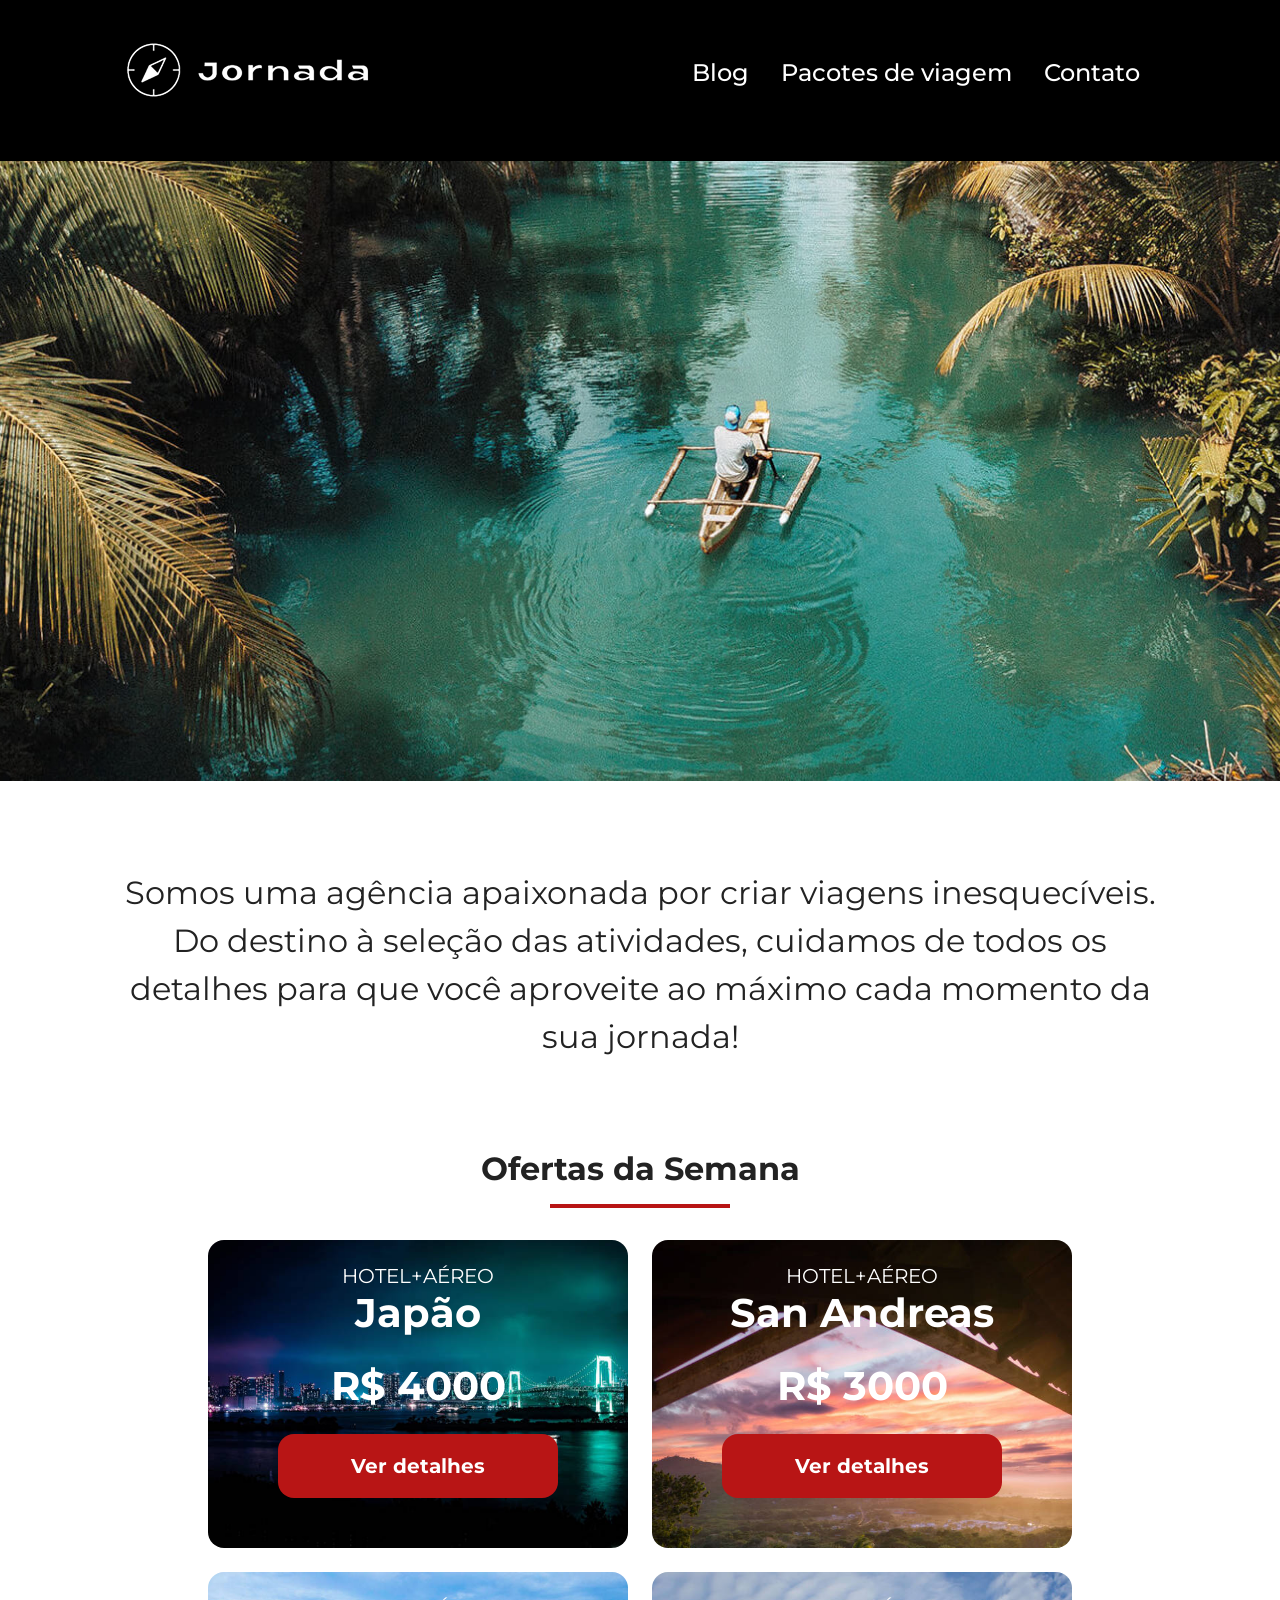
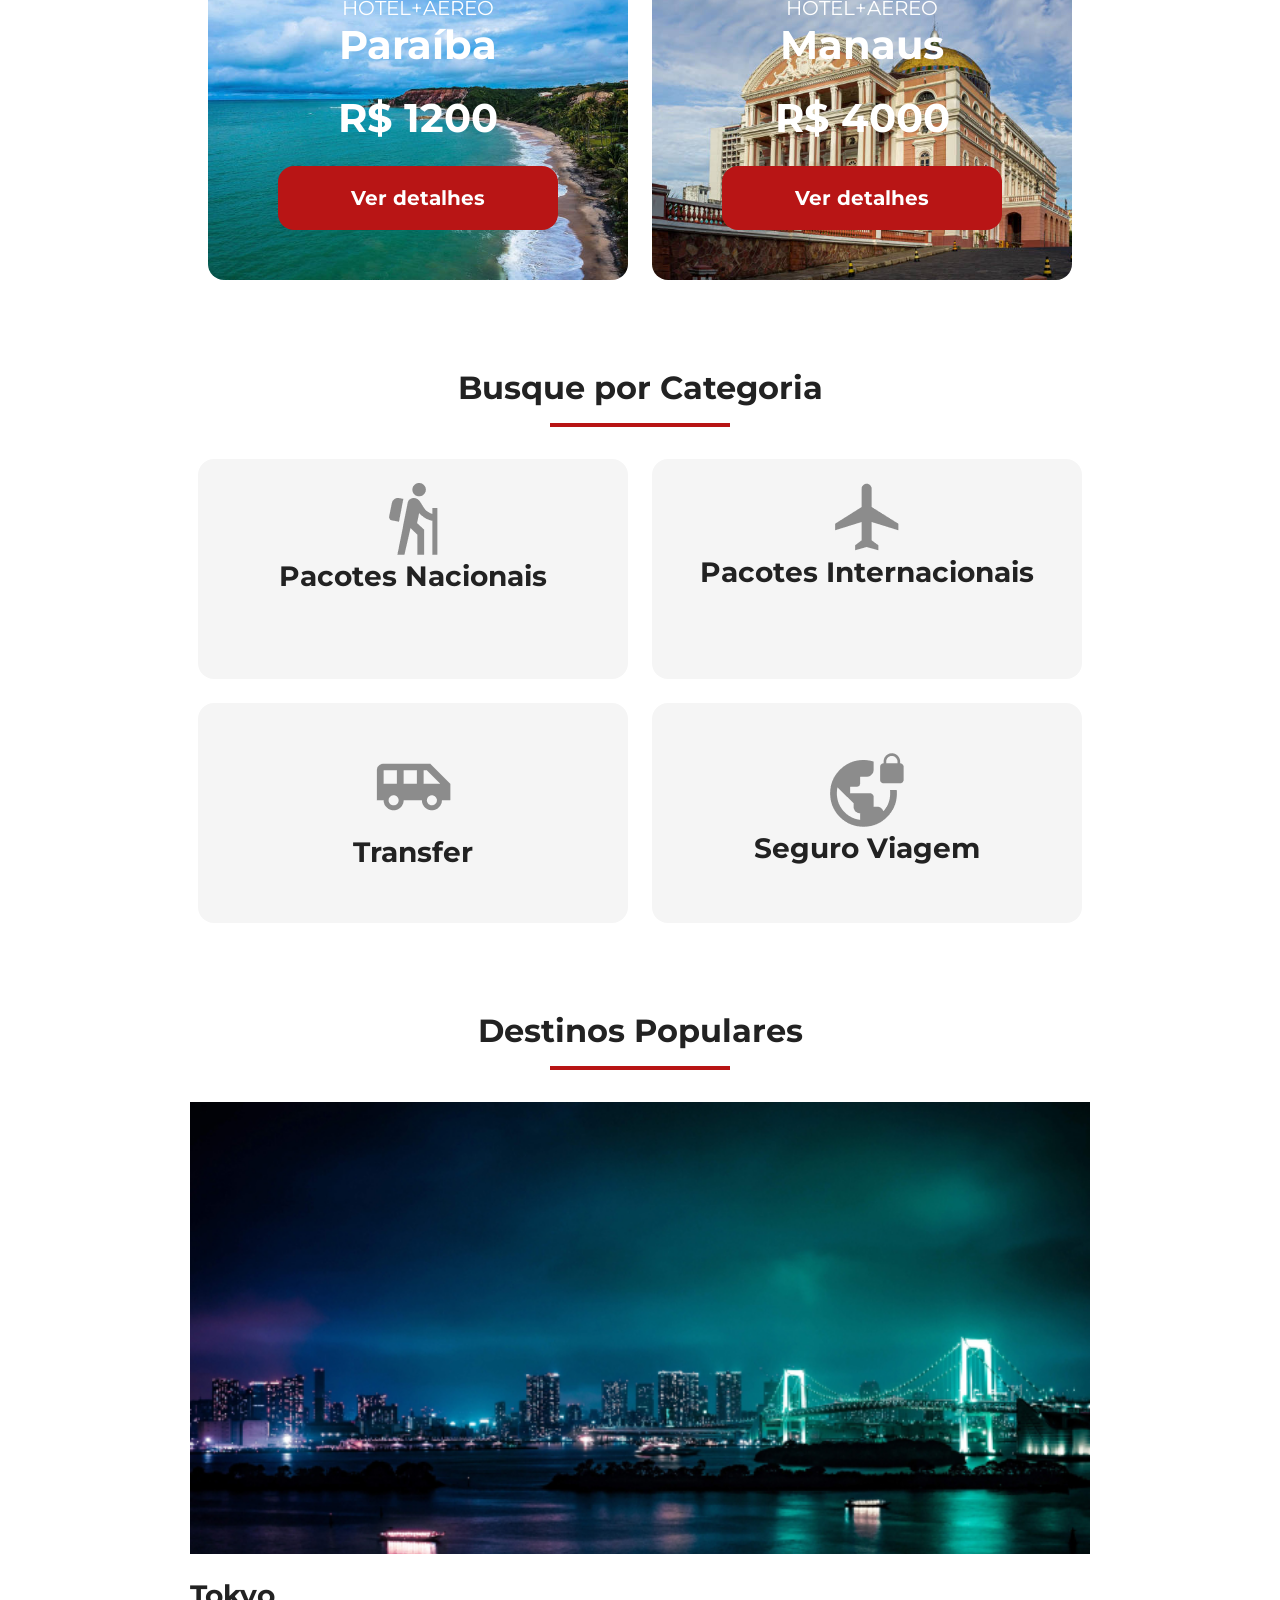
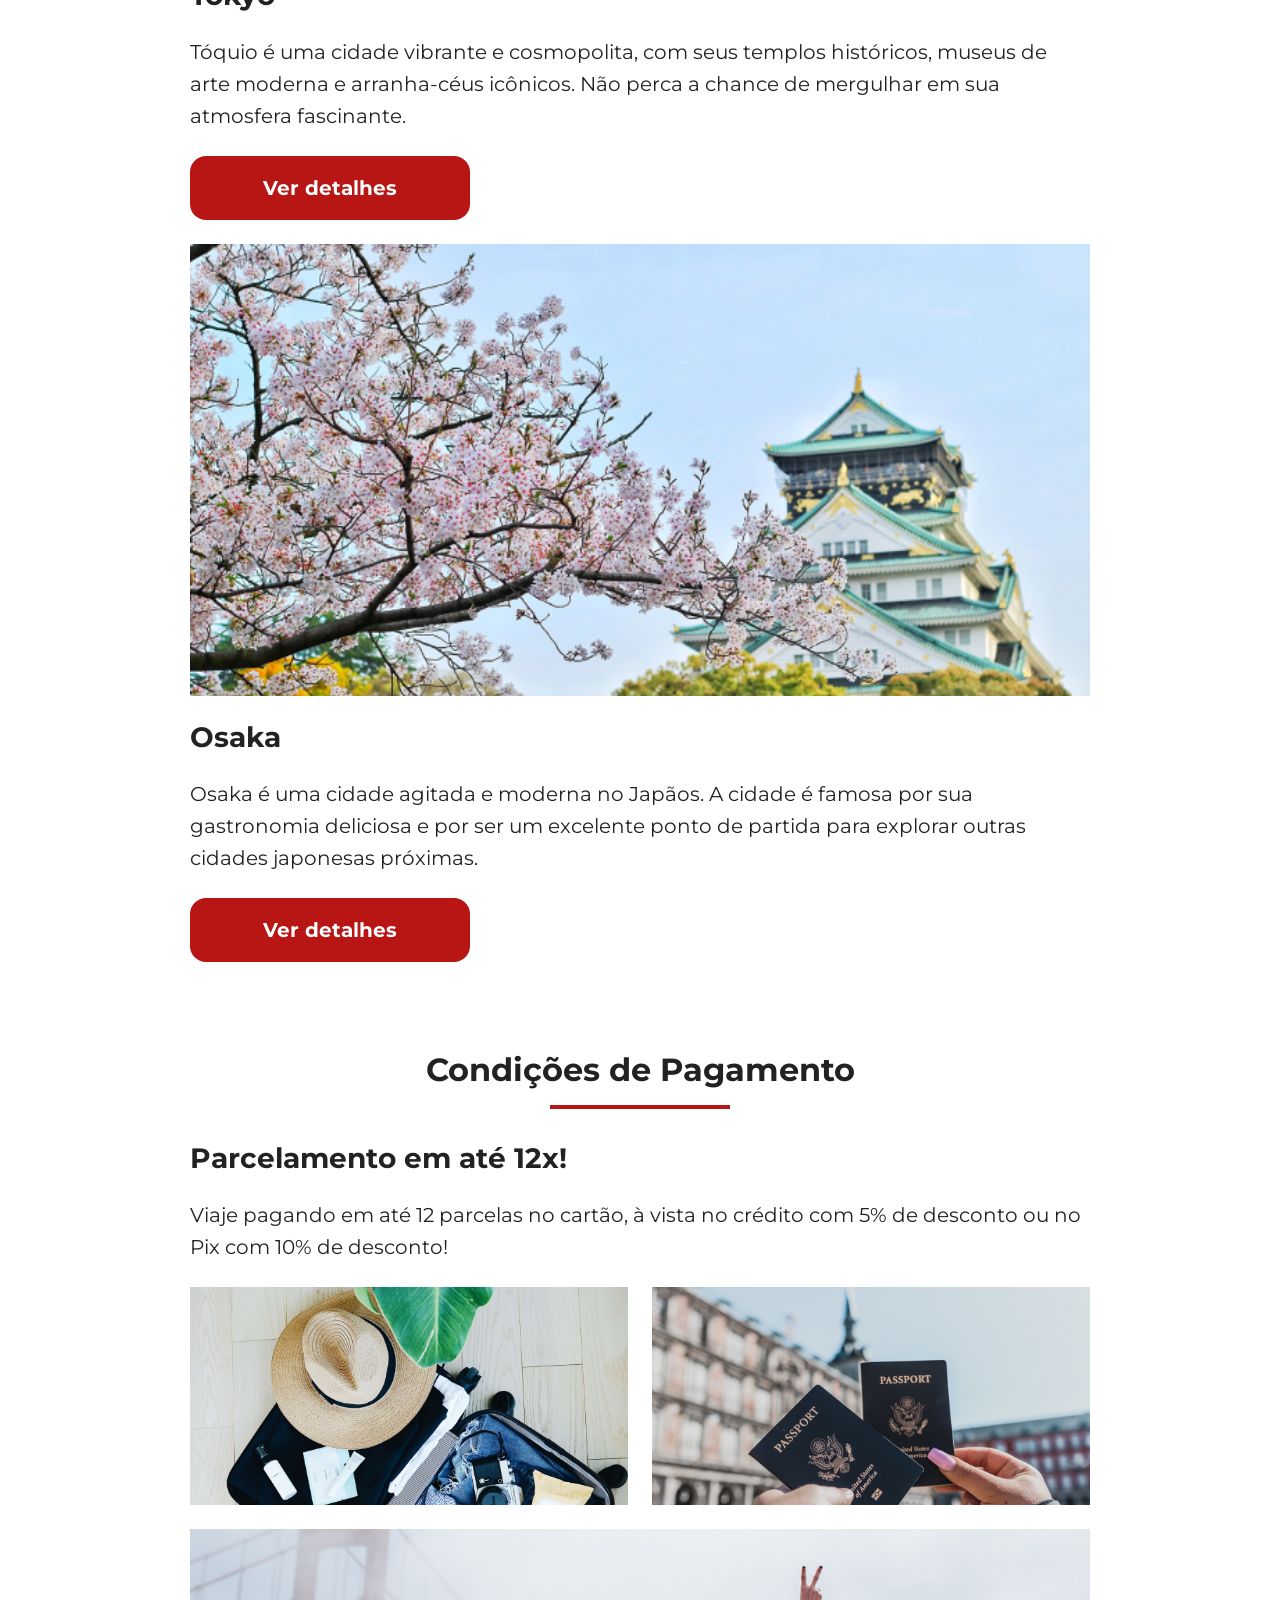
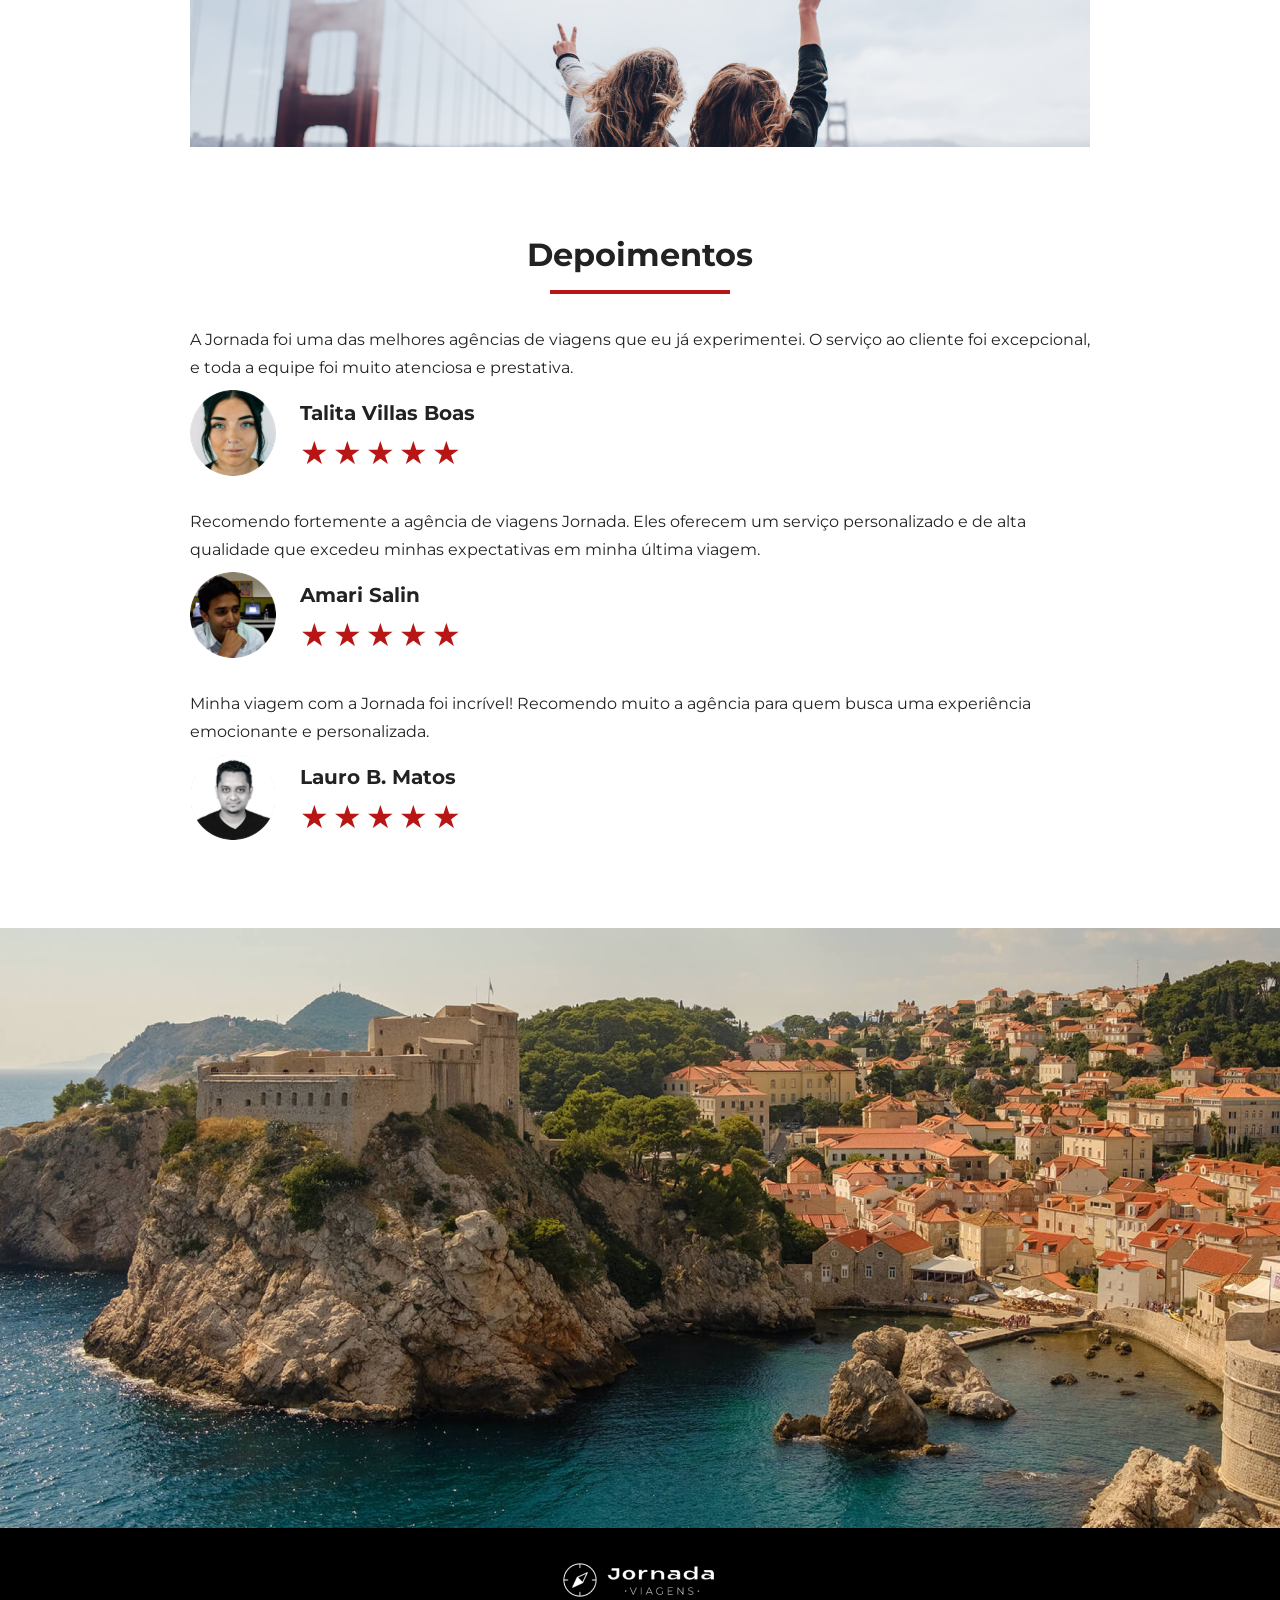
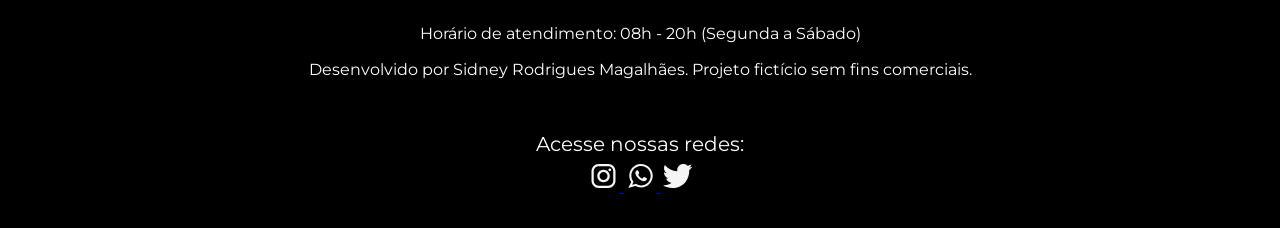
<file: index.html>
<!doctype html>
<html lang="en">
  <head>
    <meta charset="UTF-8" />
    <meta name="viewport" content="width=device-width, initial-scale=1.0" />
    <meta
      name="description"
      content="Agência de viagens especializada em criar experiências inesquecíveis. Oferecemos pacotes personalizados, atendimento excepcional e destinos incríveis para tornar sua jornada única."
    />

    <meta
      name="og:title"
      content="Jornada Viagens - Agência de Viagens Inesquecíveis"
    />
    <meta
      name="og:description"
      content="Agência de viagens especializada em criar experiências inesquecíveis. Oferecemos pacotes personalizados, atendimento excepcional e destinos incríveis para tornar sua jornada única."
    />
    <meta
      name="og:image"
      content="https://jornada-viagens.vercel.app/images/logo-footer.png"
    />
    <meta name="og:url" content="https://jornada-viagens.vercel.app/" />
    <meta name="og:type" content="website" />

    <link rel="icon" href="favico.png" type="image/svg+xml" />
    <link rel="stylesheet" href="css/style.css" />

    <title>Jornnada Viagens</title>
  </head>

  <body>
    <header class="main-header">
      <a class="logo" href="index.html" title="Voltar para a página inicial">
        <img
          class="img-mobile"
          src="images/bussola-jornada-branco.png"
          alt="Bússola  do logo Jornada Viagens na cor branca"
        />
        <img
          class="img-desktop"
          src="images/bussola-texto-jornada-branco.png"
          alt="Logo Jornada Viagens na cor branca"
        />
      </a>

      <div class="navigation-menu">
        <input type="checkbox" id="menu" hidden />
        <label for="menu">
          <img src="images/menu.png" alt="menu" />
        </label>
        <nav>
          <ul class="list-links">
            <li>
              <a href="blog.html" title="Ir para o blog">Blog</a>
            </li>
            <li>
              <a
                href="pacotes-de-viagens.html"
                title="Ir para os pacotes de viagem"
                >Pacotes de viagem</a
              >
            </li>
            <li>
              <a href="contato.html" title="Ir para a página de contato"
                >Contato</a
              >
            </li>
          </ul>
        </nav>
      </div>
    </header>

    <main>
      <section class="hero">
        <div class="hero-img"></div>
        <h2>
          Somos uma agência apaixonada por criar viagens inesquecíveis. Do
          destino à seleção das atividades, cuidamos de todos os detalhes para
          que você aproveite ao máximo cada momento da sua jornada!
        </h2>
      </section>

      <section class="offers">
        <div class="section-title">
          <h2>Ofertas da Semana</h2>
          <hr />
        </div>

        <div class="offers-cards">
          <article class="card japan">
            <header>
              <p>HOTEL+AÉREO</p>
              <h3>
                Japão<br />
                <span>R$ 4000</span>
              </h3>
            </header>
            <footer>
              <a href="#" target="" class="button">Ver detalhes</a>
            </footer>
          </article>

          <article class="card san-andreas">
            <header>
              <p>HOTEL+AÉREO</p>
              <h3>
                San Andreas<br />
                <span>R$ 3000</span>
              </h3>
            </header>
            <footer>
              <a href="#" target="" class="button">Ver detalhes</a>
            </footer>
          </article>

          <article class="card paraiba">
            <header>
              <p>HOTEL+AÉREO</p>
              <h3>
                Paraíba<br />
                <span>R$ 1200</span>
              </h3>
            </header>
            <footer>
              <a href="#" target="" class="button">Ver detalhes</a>
            </footer>
          </article>

          <article class="card manaus">
            <header>
              <p>HOTEL+AÉREO</p>
              <h3>
                Manaus<br />
                <span>R$ 4000</span>
              </h3>
            </header>
            <footer>
              <a href="#" target="" class="button">Ver detalhes</a>
            </footer>
          </article>
        </div>
      </section>

      <section class="categories">
        <div class="section-title">
          <h2>Busque por Categoria</h2>
          <hr />
        </div>
        <div class="categories-cards">
          <a
            class="card"
            href="#"
            target="_blank"
            title="Busque pela categoria de pacotes nacionais"
          >
            <img
              src="images/icone-caminhada.png"
              alt="Ícone cinza representado uma pessoa fazendo tracking"
            />
            <h3 class="content-title">Pacotes Nacionais<br /></h3>
          </a>

          <a
            class="card"
            href="#"
            target="_blank"
            title="Busque pela categoria de pacotes internacionais"
          >
            <img
              src="images/icone-aviao.png"
              alt="Ícone cinza representado um aviao"
            />
            <h3 class="content-title">Pacotes Internacionais<br /></h3>
          </a>

          <a
            class="card sigle-line transfer"
            href="#"
            target="_blank"
            title="Busque pela categoria de transfer"
          >
            <img
              src="images/icone-onibus.png"
              alt="Ícone cinza representado um microonibus"
            />
            <h3 class="content-title">Transfer<br /></h3>
          </a>

          <a
            class="card sigle-line"
            href="#"
            target="_blank"
            title="Busque pela categoria de seguro viagem"
          >
            <img
              src="images/icone-planeta.png"
              alt="Ícone cinza representado o planeta terra com um cadeado"
            />
            <h3 class="content-title">Seguro Viagem<br /></h3>
          </a>
        </div>
      </section>

      <section class="destinations">
        <div class="section-title">
          <h2>Destinos Populares</h2>
          <hr />
        </div>

        <div class="destinations-items">
          <article class="item">
            <header>
              <div class="img-item tokio"></div>
              <h3 class="content-title">Tokyo</h3>
            </header>
            <p class="content-text">
              Tóquio é uma cidade vibrante e cosmopolita, com seus templos
              históricos, museus de arte moderna e arranha-céus icônicos. Não
              perca a chance de mergulhar em sua atmosfera fascinante.
            </p>
            <footer>
              <a
                href="#"
                target="_blank"
                class="button"
                title="Veja mais detalhes do destino Tokio"
                >Ver detalhes</a
              >
            </footer>
          </article>

          <article class="item">
            <header>
              <div class="img-item osaka"></div>
              <h3 class="content-title">Osaka</h3>
            </header>
            <p class="content-text">
              Osaka é uma cidade agitada e moderna no Japãos. A cidade é famosa
              por sua gastronomia deliciosa e por ser um excelente ponto de
              partida para explorar outras cidades japonesas próximas.
            </p>
            <footer>
              <a
                href="#"
                target="_blank"
                class="button"
                title="Veja mais detalhes do destino Osaka"
                >Ver detalhes</a
              >
            </footer>
          </article>
        </div>
      </section>

      <section class="payments">
        <div class="section-title">
          <h2>Condições de Pagamento</h2>
          <hr />
        </div>
        <div class="payments-content">
          <div class="text-content">
            <h3 class="content-title">Parcelamento em até 12x!</h3>
            <p class="content-text">
              Viaje pagando em até 12 parcelas no cartão, à vista no crédito com
              5% de desconto ou no Pix com 10% de desconto!
            </p>
          </div>
          <div class="image-content">
            <div class="image bag"></div>
            <div class="image passport"></div>
            <div class="image people colspan-2"></div>
          </div>
        </div>
      </section>

      <section class="testimonials">
        <div class="section-title">
          <h2>Depoimentos</h2>
          <hr />
        </div>

        <div class="testimonial-container">
          <article class="card">
            <header>
              <p>
                A Jornada foi uma das melhores agências de viagens que eu já
                experimentei. O serviço ao cliente foi excepcional, e toda a
                equipe foi muito atenciosa e prestativa.
              </p>
            </header>
            <footer>
              <img
                src="images/avatar-talita.png"
                alt="imagem de perfil da cliente Talita Villas Boas"
              />
              <div class="profile-content">
                <h3 class="content-title">Talita Villas Boas</h3>
                <div class="rating">
                  <span class="star">★</span>
                  <span class="star">★</span>
                  <span class="star">★</span>
                  <span class="star">★</span>
                  <span class="star">★</span>
                </div>
              </div>
            </footer>
          </article>

          <article class="card">
            <header>
              <p>
                Recomendo fortemente a agência de viagens Jornada. Eles oferecem
                um serviço personalizado e de alta qualidade que excedeu minhas
                expectativas em minha última viagem.
              </p>
            </header>
            <footer>
              <img
                src="images/avatar-amari.png"
                alt="imagem de perfil da cliente Amari Salin"
              />
              <div class="profile-content">
                <h3 class="content-title">Amari Salin</h3>
                <div class="rating">
                  <span class="star">★</span>
                  <span class="star">★</span>
                  <span class="star">★</span>
                  <span class="star">★</span>
                  <span class="star">★</span>
                </div>
              </div>
            </footer>
          </article>

          <article class="card">
            <header>
              <p>
                Minha viagem com a Jornada foi incrível! Recomendo muito a
                agência para quem busca uma experiência emocionante e
                personalizada.
              </p>
            </header>
            <footer>
              <img
                src="images/avatar-lauro.png"
                alt="imagem de perfil da cliente Lauro B. Matos"
              />
              <div class="profile-content">
                <h3 class="content-title">Lauro B. Matos</h3>
                <div class="rating">
                  <span class="star">★</span>
                  <span class="star">★</span>
                  <span class="star">★</span>
                  <span class="star">★</span>
                  <span class="star">★</span>
                </div>
              </div>
            </footer>
          </article>
        </div>
      </section>

      <section class="bottom-hero">
        <div class="hero-img"></div>
      </section>
    </main>

    <footer class="main-footer">
      <div class="footer-content">
        <img src="images/logo-footer.png" alt="Logo completo Jornada Viagens" />
        <p>Horário de atendimento: 08h - 20h (Segunda a Sábado)</p>
        <p>
          Desenvolvido por Sidney Rodrigues Magalhães. Projeto fictício sem fins
          comerciais.
        </p>
      </div>
      <div class="footer-social">
        <p>Acesse nossas redes:</p>
        <a
          href="#"
          target="_blank"
          title="Acesse o Instagram da Jornada Viagens"
        >
          <img
            src="images/icone-instagram.svg"
            alt="icone do instagram representando o acesso ao instagram da Jornada Viagens"
          />
        </a>
        <a
          href="#"
          target="_blank"
          title="Acesse o WhatsApp da Jornada Viagens"
        >
          <img
            src="images/icone-whatsapp.svg"
            alt="icone do WhatsApp representando o acesso ao WhatsApp da Jornada Viagens"
          />
        </a>
        <a href="#" target="_blank" title="Acesse o Twitter da Jornada Viagens">
          <img
            src="images/icone-twitter.svg"
            alt="icone do Twitter representando o acesso ao Twitter da Jornada Viagens"
          />
        </a>
      </div>
    </footer>
  </body>
</html>
</file>
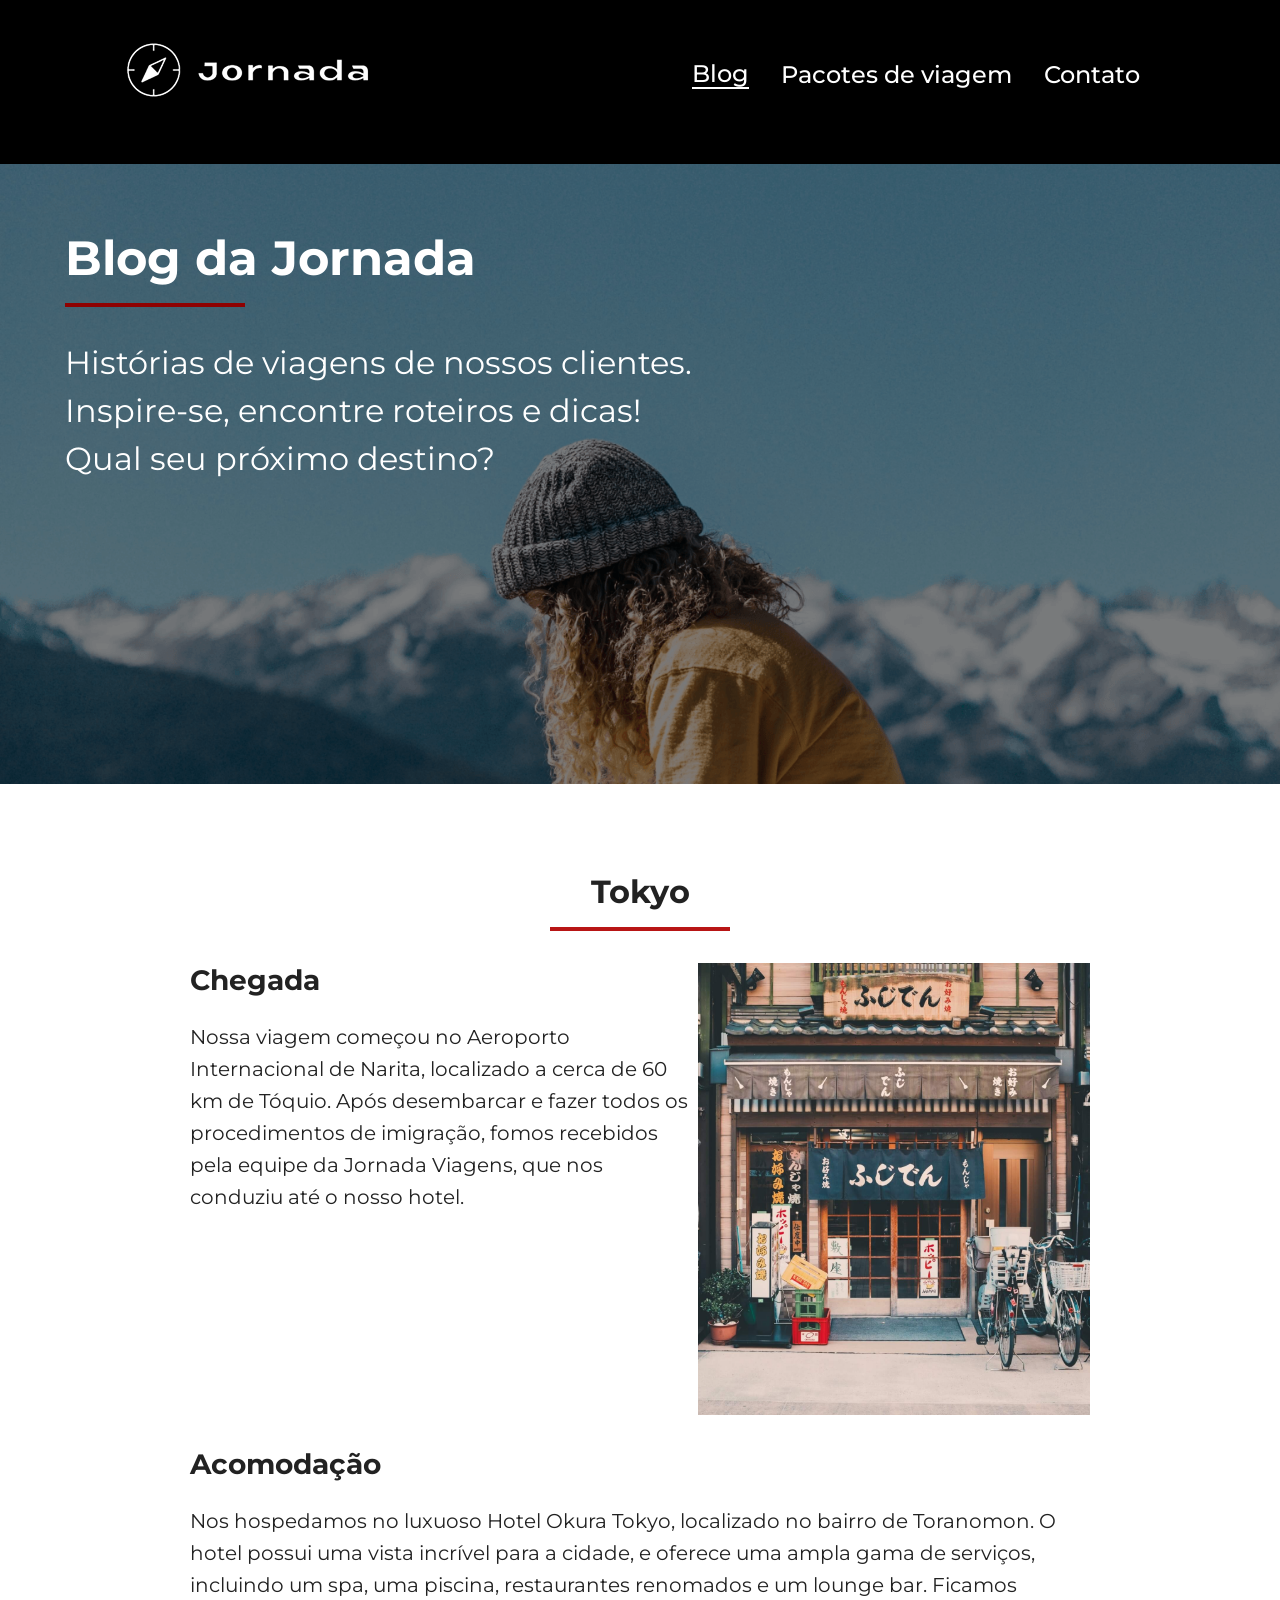
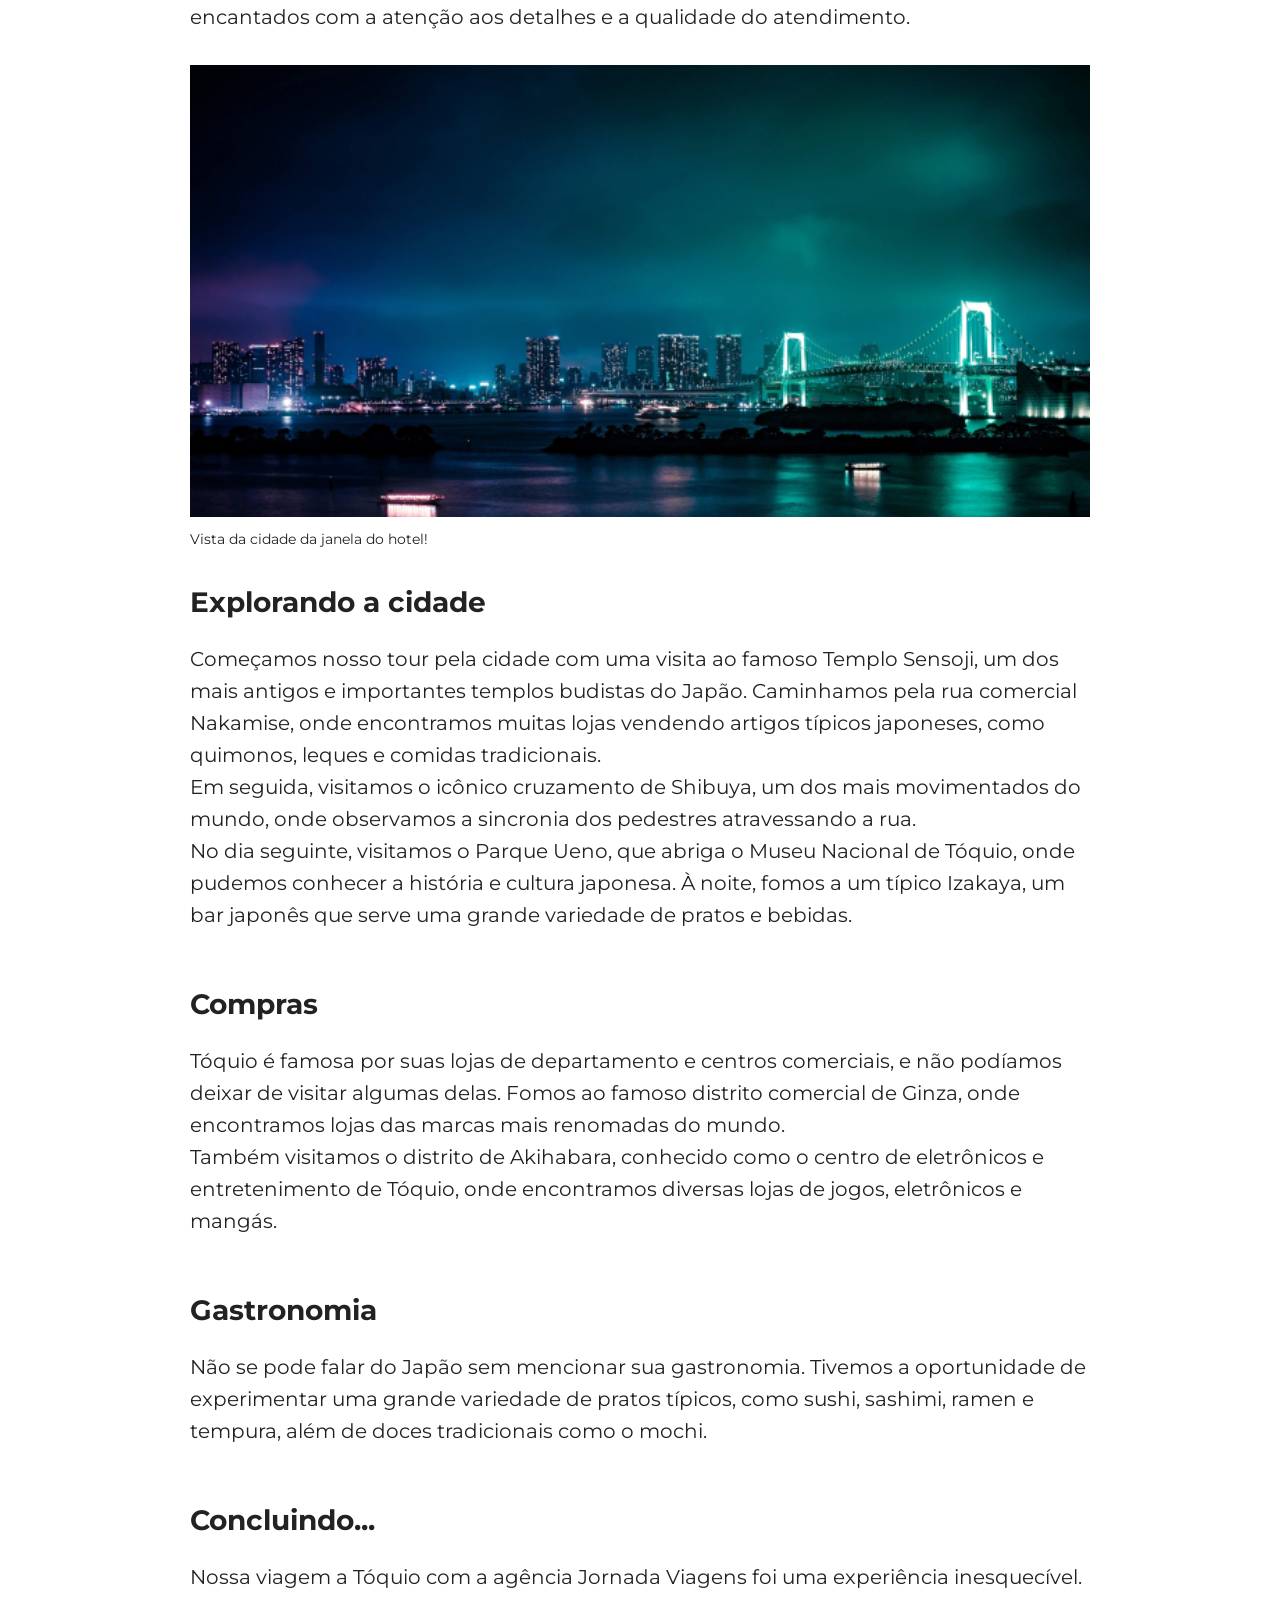
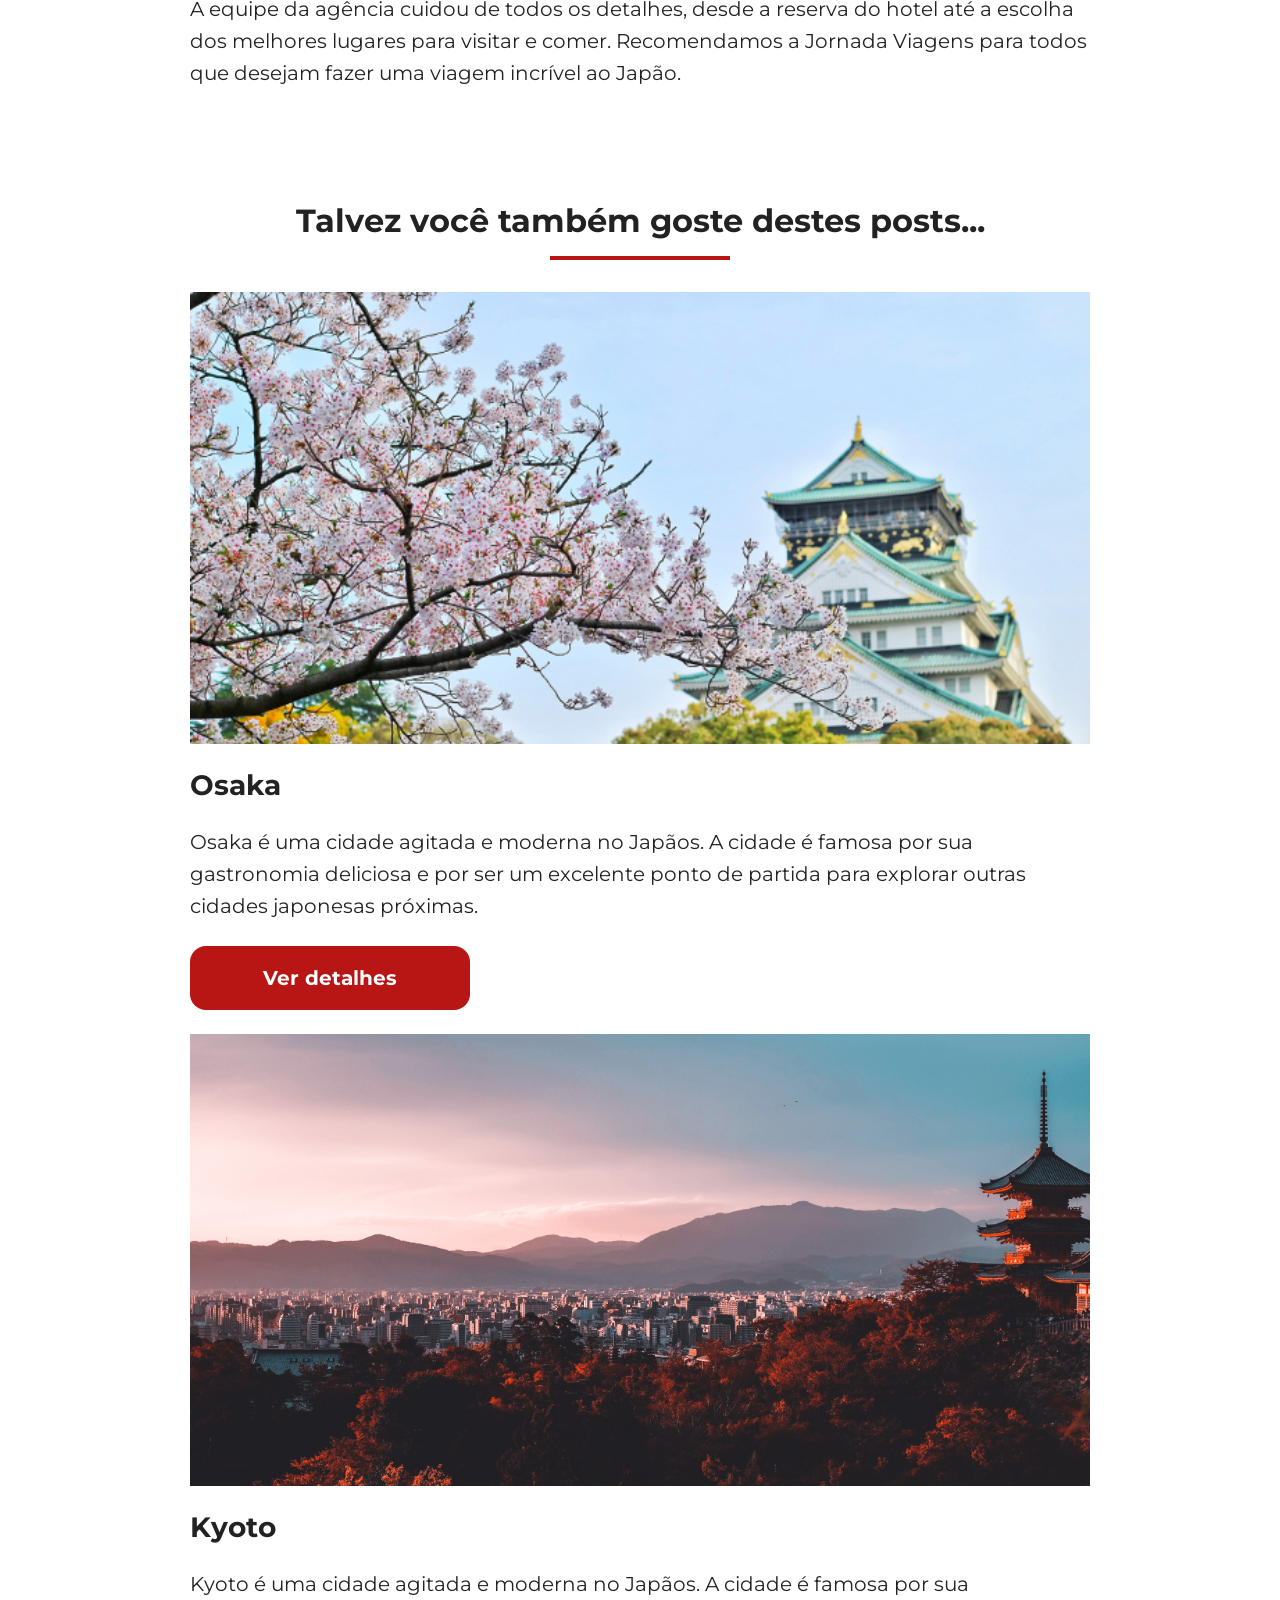
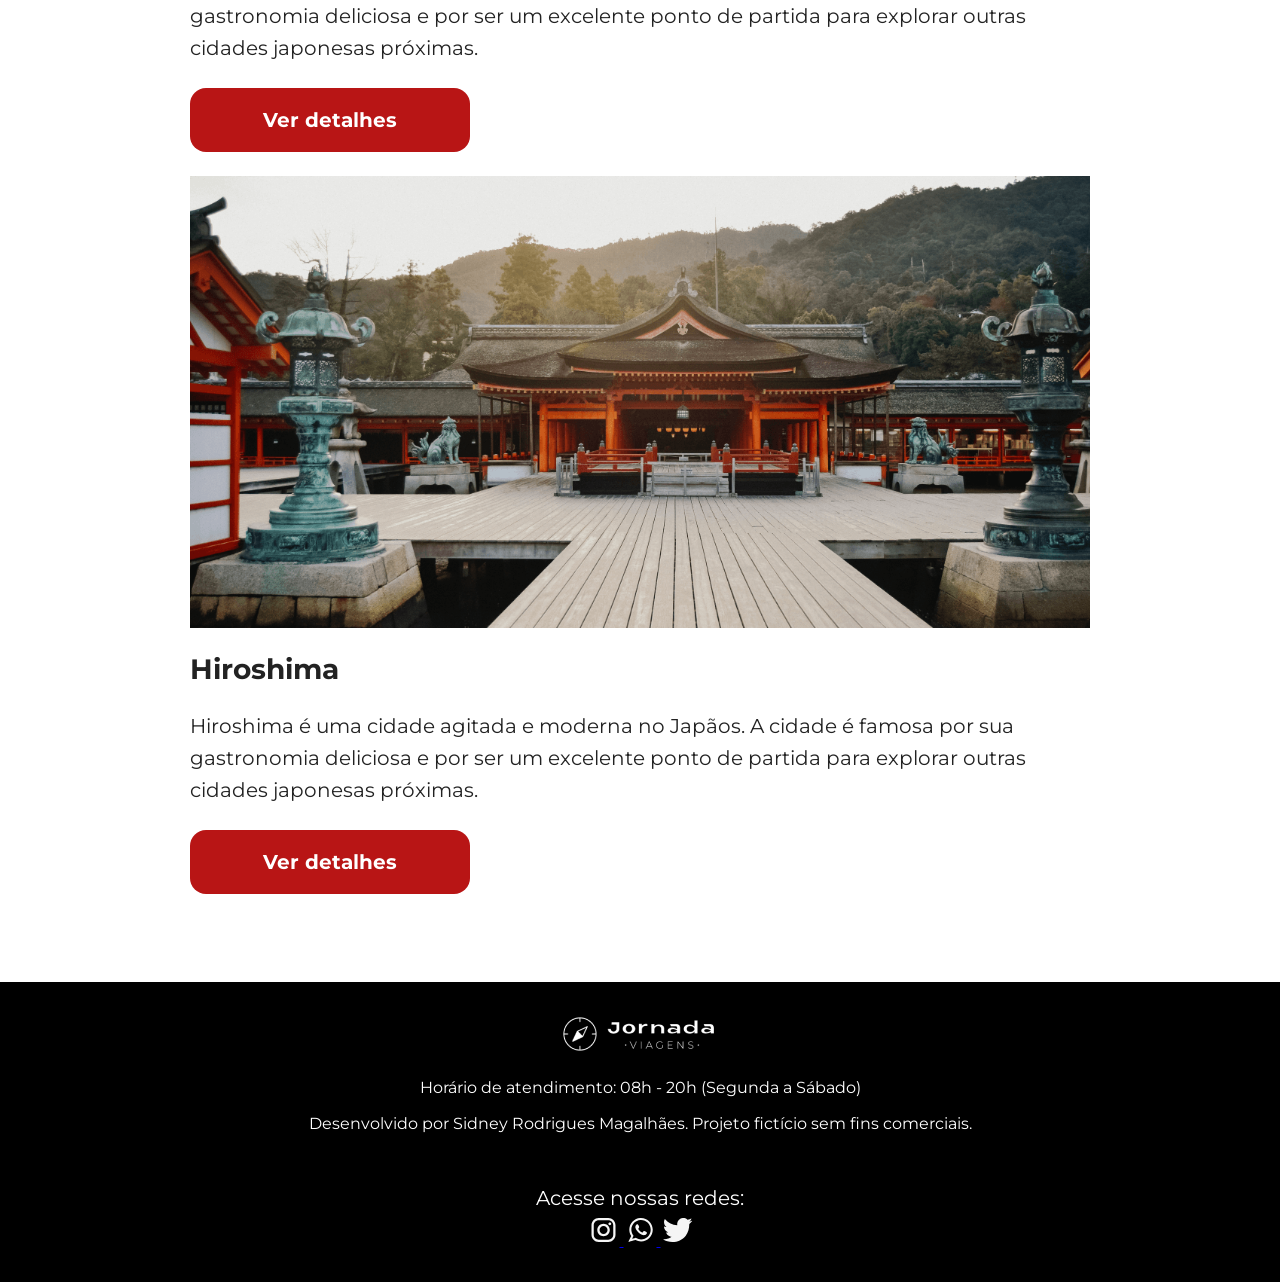
<file: blog.html>
<!doctype html>
<html lang="en">
  <head>
    <meta charset="UTF-8" />
    <meta name="viewport" content="width=device-width, initial-scale=1.0" />
    <meta
      name="description"
      content="Agência de viagens especializada em criar experiências inesquecíveis. Oferecemos pacotes personalizados, atendimento excepcional e destinos incríveis para tornar sua jornada única."
    />

    <meta
      name="og:title"
      content="Jornada Viagens - Agência de Viagens Inesquecíveis"
    />
    <meta
      name="og:description"
      content="Agência de viagens especializada em criar experiências inesquecíveis. Oferecemos pacotes personalizados, atendimento excepcional e destinos incríveis para tornar sua jornada única."
    />
    <meta
      name="og:image"
      content="https://jornada-viagens.vercel.app/images/logo-footer.png"
    />
    <meta name="og:url" content="https://jornada-viagens.vercel.app/" />
    <meta name="og:type" content="website" />

    <link rel="icon" href="favico.png" type="image/svg+xml" />
    <link rel="stylesheet" href="css/style.css" />

    <title>Jornnada Viagens - Pacotes de Viagem</title>
  </head>

  <body>
    <header class="main-header">
      <a class="logo" href="index.html" title="Voltar para a página inicial">
        <img
          class="img-mobile"
          src="images/bussola-jornada-branco.png"
          alt="Bússola  do logo Jornada Viagens na cor branca"
        />
        <img
          class="img-desktop"
          src="images/bussola-texto-jornada-branco.png"
          alt="Logo Jornada Viagens na cor branca"
        />
      </a>

      <div class="navigation-menu">
        <input type="checkbox" id="menu" hidden />
        <label for="menu">
          <img src="/images/menu.png" alt="menu" />
        </label>

        <nav>
          <ul class="list-links">
            <li>
              <a class="active" href="blog.html" title="Ir para o blog">Blog</a>
            </li>
            <li>
              <a
                href="pacotes-de-viagens.html"
                title="Você já está na página depacotes de viagem"
                >Pacotes de viagem</a
              >
            </li>
            <li>
              <a href="contato.html" title="Ir para a página de contato"
                >Contato</a
              >
            </li>
          </ul>
        </nav>
      </div>
    </header>

    <main>
      <section class="hero hero-blog">
        <div class="hero-img"></div>
        <div class="hero-text">
          <h1>Blog da Jornada</h1>
          <hr />
          <p>
            Histórias de viagens de nossos clientes. Inspire-se, encontre
            roteiros e dicas! Qual seu próximo destino?
          </p>
        </div>
      </section>

      <section class="destinations destinations-tokyo">
        <div class="section-title">
          <h2>Tokyo</h2>
          <hr />
        </div>

        <div class="destinations-items">
          <article class="item firts-item">
            <div>
              <h3 class="content-title">Chegada</h3>
              <p class="content-text">
                Nossa viagem começou no Aeroporto Internacional de Narita,
                localizado a cerca de 60 km de Tóquio. Após desembarcar e fazer
                todos os procedimentos de imigração, fomos recebidos pela equipe
                da Jornada Viagens, que nos conduziu até o nosso hotel.
              </p>
            </div>
            <img
              class="img-item"
              src="images/blog/arrival-tokyo.png"
              alt="Foto da cidade de Tóquio"
            />
          </article>

          <article class="item">
            <div>
              <h3 class="content-title">Acomodação</h3>
              <p class="content-text">
                Nos hospedamos no luxuoso Hotel Okura Tokyo, localizado no
                bairro de Toranomon. O hotel possui uma vista incrível para a
                cidade, e oferece uma ampla gama de serviços, incluindo um spa,
                uma piscina, restaurantes renomados e um lounge bar. Ficamos
                encantados com a atenção aos detalhes e a qualidade do
                atendimento.
              </p>
            </div>
            <div class="img-item tokio"></div>
            <span>Vista da cidade da janela do hotel!</span>
          </article>

          <article class="item">
            <div>
              <h3 class="content-title">Explorando a cidade</h3>
              <p class="content-text">
                Começamos nosso tour pela cidade com uma visita ao famoso Templo
                Sensoji, um dos mais antigos e importantes templos budistas do
                Japão. Caminhamos pela rua comercial Nakamise, onde encontramos
                muitas lojas vendendo artigos típicos japoneses, como quimonos,
                leques e comidas tradicionais.
                <br />
                Em seguida, visitamos o icônico cruzamento de Shibuya, um dos
                mais movimentados do mundo, onde observamos a sincronia dos
                pedestres atravessando a rua.
                <br />
                No dia seguinte, visitamos o Parque Ueno, que abriga o Museu
                Nacional de Tóquio, onde pudemos conhecer a história e cultura
                japonesa. À noite, fomos a um típico Izakaya, um bar japonês que
                serve uma grande variedade de pratos e bebidas.
              </p>
            </div>
          </article>

          <article class="item">
            <div>
              <h3 class="content-title">Compras</h3>
              <p class="content-text">
                Tóquio é famosa por suas lojas de departamento e centros
                comerciais, e não podíamos deixar de visitar algumas delas.
                Fomos ao famoso distrito comercial de Ginza, onde encontramos
                lojas das marcas mais renomadas do mundo.
                <br />
                Também visitamos o distrito de Akihabara, conhecido como o
                centro de eletrônicos e entretenimento de Tóquio, onde
                encontramos diversas lojas de jogos, eletrônicos e mangás.
              </p>
            </div>
          </article>

          <article class="item">
            <div>
              <h3 class="content-title">Gastronomia</h3>
              <p class="content-text">
                Não se pode falar do Japão sem mencionar sua gastronomia.
                Tivemos a oportunidade de experimentar uma grande variedade de
                pratos típicos, como sushi, sashimi, ramen e tempura, além de
                doces tradicionais como o mochi.
              </p>
            </div>
          </article>

          <article class="item">
            <div>
              <h3 class="content-title">Concluindo...</h3>
              <p class="content-text">
                Nossa viagem a Tóquio com a agência Jornada Viagens foi uma
                experiência inesquecível. A equipe da agência cuidou de todos os
                detalhes, desde a reserva do hotel até a escolha dos melhores
                lugares para visitar e comer. Recomendamos a Jornada Viagens
                para todos que desejam fazer uma viagem incrível ao Japão.
              </p>
            </div>
          </article>
        </div>
      </section>

      <section class="destinations">
        <div class="section-title">
          <h2>Talvez você também goste destes posts...</h2>
          <hr />
        </div>

        <div class="destinations-items">
          <article class="item">
            <header>
              <div class="img-item osaka"></div>
              <h3 class="content-title">Osaka</h3>
            </header>
            <p class="content-text">
              Osaka é uma cidade agitada e moderna no Japãos. A cidade é famosa
              por sua gastronomia deliciosa e por ser um excelente ponto de
              partida para explorar outras cidades japonesas próximas.
            </p>
            <footer>
              <a
                href="#"
                target="_blank"
                class="button"
                title="Veja mais detalhes do destino Osaka"
                >Ver detalhes</a
              >
            </footer>
          </article>

          <article class="item">
            <header>
              <div class="img-item kyoto"></div>
              <h3 class="content-title">Kyoto</h3>
            </header>
            <p class="content-text">
              Kyoto é uma cidade agitada e moderna no Japãos. A cidade é famosa
              por sua gastronomia deliciosa e por ser um excelente ponto de
              partida para explorar outras cidades japonesas próximas.
            </p>
            <footer>
              <a
                href="#"
                target="_blank"
                class="button"
                title="Veja mais detalhes do destino Tokio"
                >Ver detalhes</a
              >
            </footer>
          </article>

          <article class="item">
            <header>
              <div class="img-item hiroshima"></div>
              <h3 class="content-title">Hiroshima</h3>
            </header>
            <p class="content-text">
              Hiroshima é uma cidade agitada e moderna no Japãos. A cidade é
              famosa por sua gastronomia deliciosa e por ser um excelente ponto
              de partida para explorar outras cidades japonesas próximas.
            </p>
            <footer>
              <a
                href="#"
                target="_blank"
                class="button"
                title="Veja mais detalhes do destino Tokio"
                >Ver detalhes</a
              >
            </footer>
          </article>
        </div>
      </section>
    </main>

    <footer class="main-footer">
      <div class="footer-content">
        <img src="images/logo-footer.png" alt="Logo completo Jornada Viagens" />
        <p>Horário de atendimento: 08h - 20h (Segunda a Sábado)</p>
        <p>
          Desenvolvido por Sidney Rodrigues Magalhães. Projeto fictício sem fins
          comerciais.
        </p>
      </div>
      <div class="footer-social">
        <p>Acesse nossas redes:</p>
        <a
          href="#"
          target="_blank"
          title="Acesse o Instagram da Jornada Viagens"
        >
          <img
            src="images/icone-instagram.svg"
            alt="icone do instagram representando o acesso ao instagram da Jornada Viagens"
          />
        </a>
        <a
          href="#"
          target="_blank"
          title="Acesse o WhatsApp da Jornada Viagens"
        >
          <img
            src="images/icone-whatsapp.svg"
            alt="icone do WhatsApp representando o acesso ao WhatsApp da Jornada Viagens"
          />
        </a>
        <a href="#" target="_blank" title="Acesse o Twitter da Jornada Viagens">
          <img
            src="images/icone-twitter.svg"
            alt="icone do Twitter representando o acesso ao Twitter da Jornada Viagens"
          />
        </a>
      </div>
    </footer>
  </body>
</html>
</file>
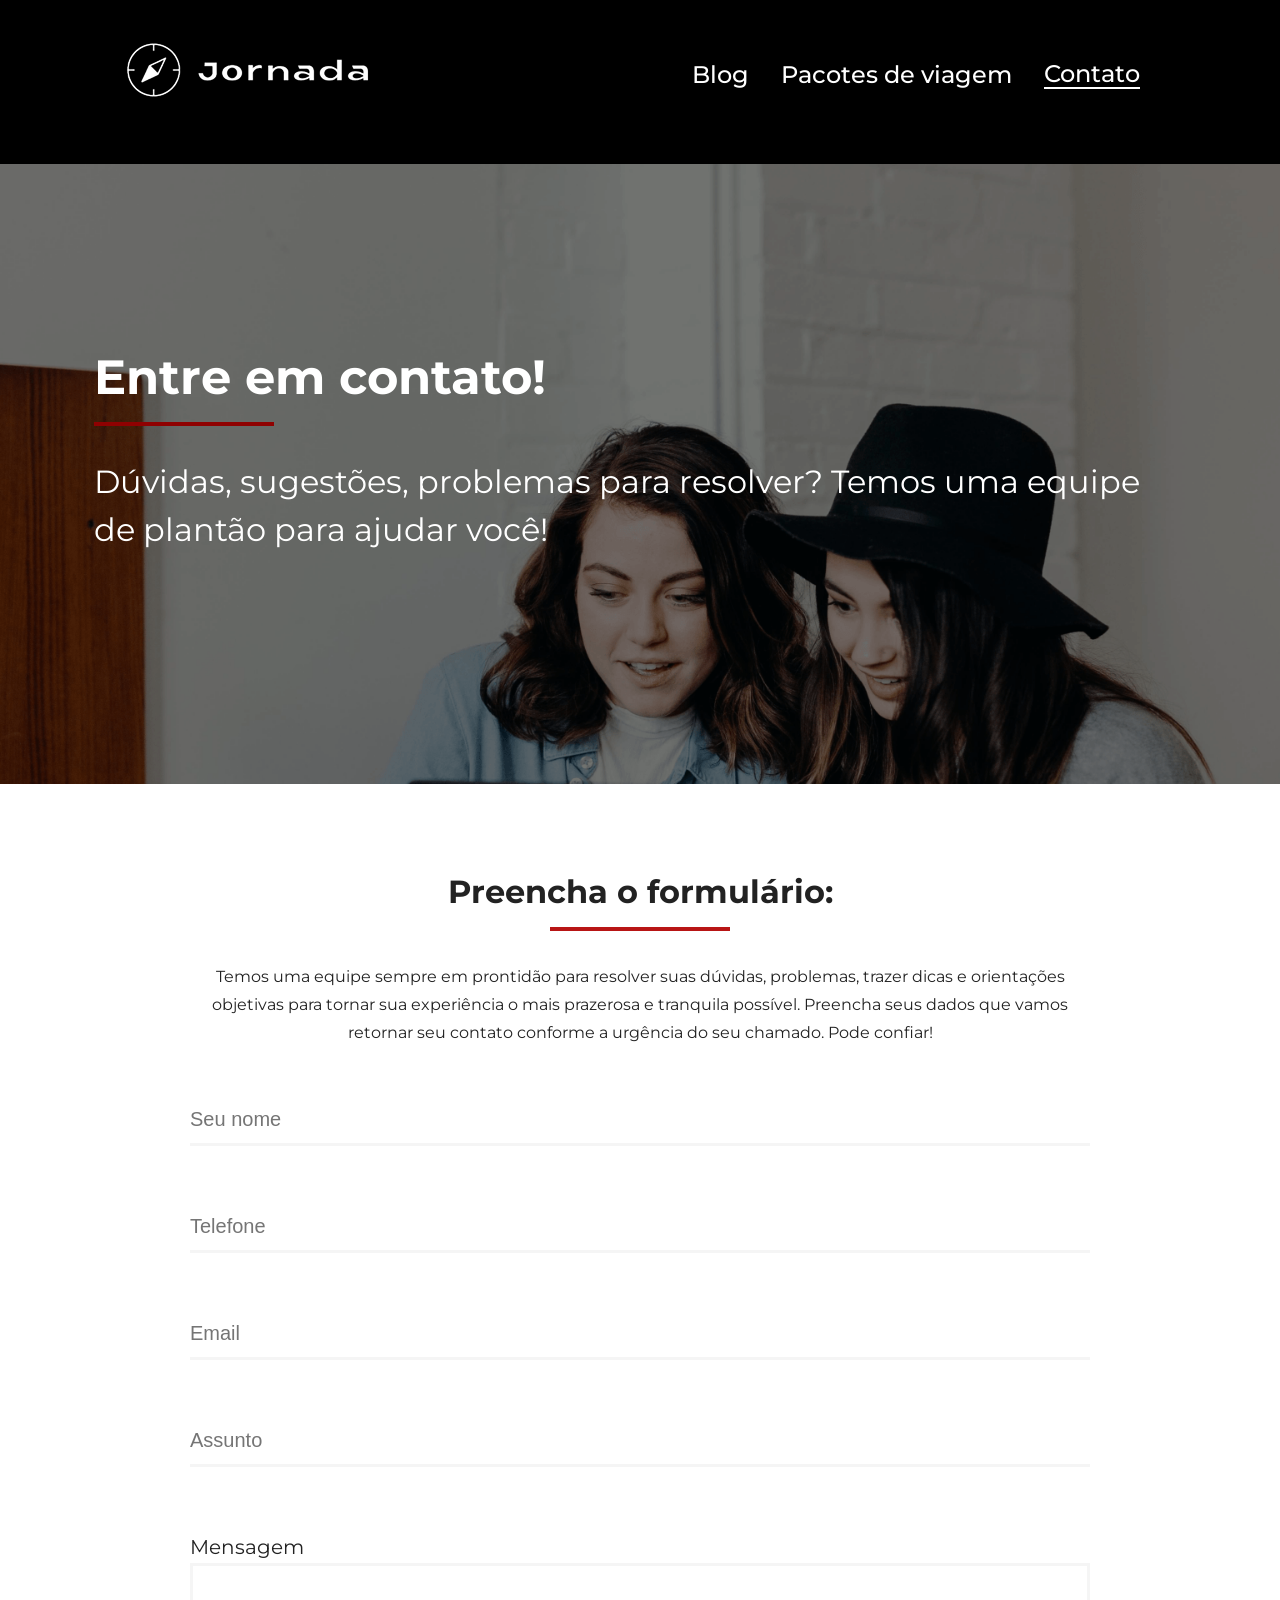
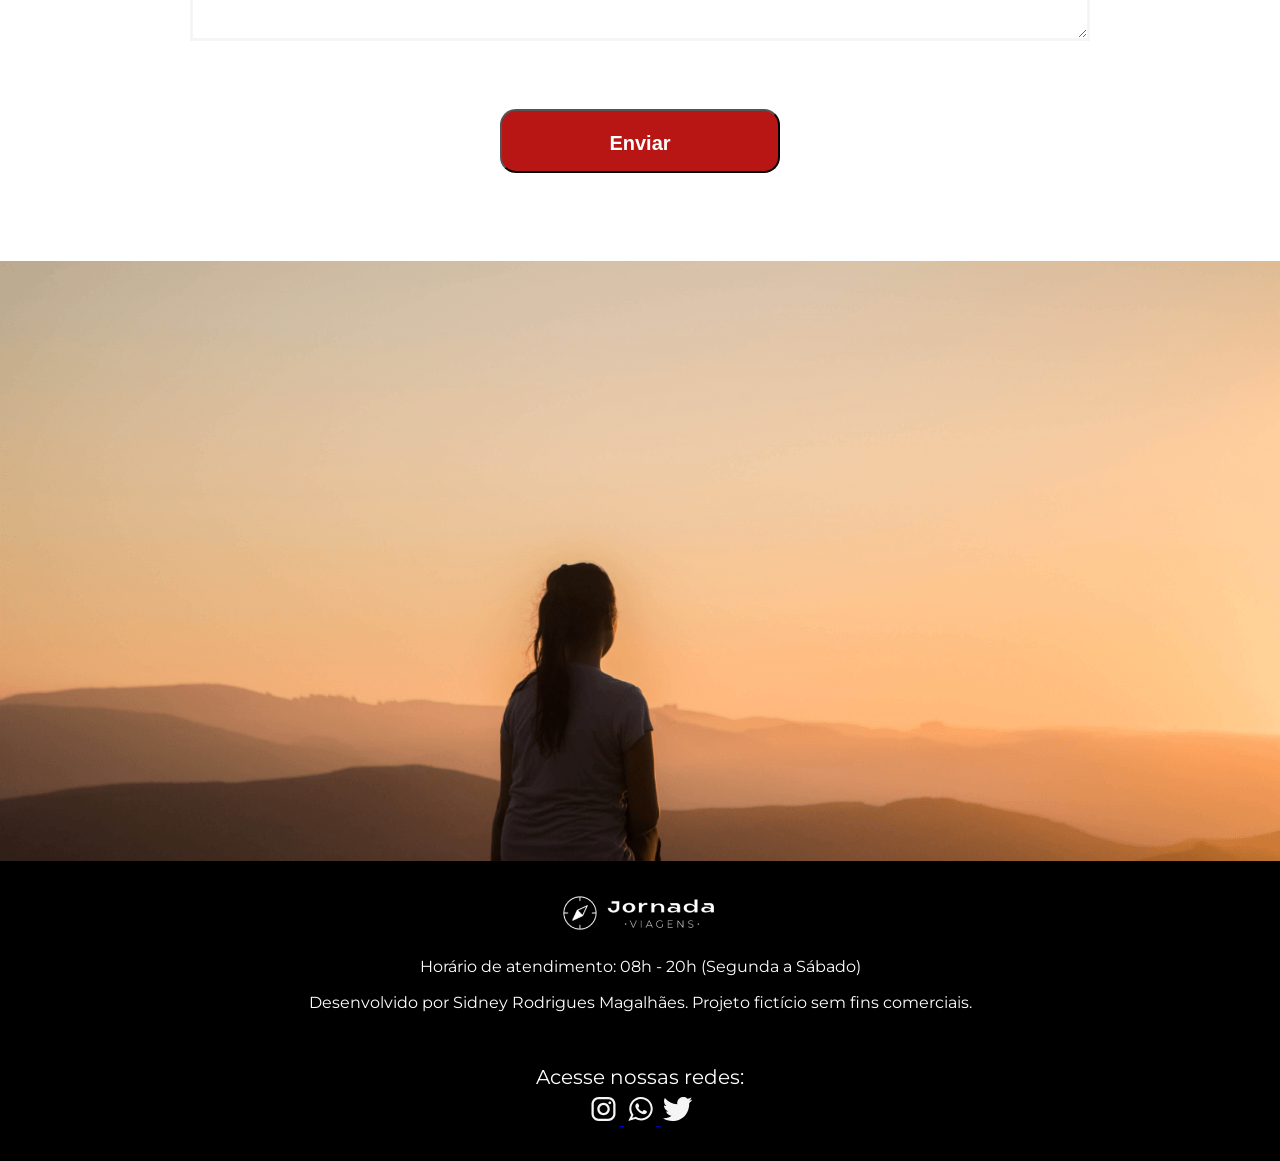
<file: contato.html>
<!doctype html>
<html lang="en">
  <head>
    <meta charset="UTF-8" />
    <meta name="viewport" content="width=device-width, initial-scale=1.0" />
    <meta
      name="description"
      content="Agência de viagens especializada em criar experiências inesquecíveis. Oferecemos pacotes personalizados, atendimento excepcional e destinos incríveis para tornar sua jornada única."
    />

    <meta
      name="og:title"
      content="Jornada Viagens - Agência de Viagens Inesquecíveis"
    />
    <meta
      name="og:description"
      content="Agência de viagens especializada em criar experiências inesquecíveis. Oferecemos pacotes personalizados, atendimento excepcional e destinos incríveis para tornar sua jornada única."
    />
    <meta
      name="og:image"
      content="https://jornada-viagens.vercel.app/images/logo-footer.png"
    />
    <meta name="og:url" content="https://jornada-viagens.vercel.app/" />
    <meta name="og:type" content="website" />

    <link rel="icon" href="favico.png" type="image/svg+xml" />
    <link rel="stylesheet" href="css/style.css" />

    <title>Jornnada Viagens - Pacotes de Viagem</title>
  </head>

  <body>
    <header class="main-header">
      <a class="logo" href="index.html" title="Voltar para a página inicial">
        <img
          class="img-mobile"
          src="images/bussola-jornada-branco.png"
          alt="Bússola  do logo Jornada Viagens na cor branca"
        />
        <img
          class="img-desktop"
          src="images/bussola-texto-jornada-branco.png"
          alt="Logo Jornada Viagens na cor branca"
        />
      </a>

      <div class="navigation-menu">
        <input type="checkbox" id="menu" hidden />
        <label for="menu">
          <img src="/images/menu.png" alt="menu" />
        </label>

        <nav>
          <ul class="list-links">
            <li>
              <a href="blog.html" title="Ir para o blog">Blog</a>
            </li>
            <li>
              <a
                href="pacotes-de-viagens.html"
                title="Você já está na página depacotes de viagem"
                >Pacotes de viagem</a
              >
            </li>
            <li>
              <a
                class="active"
                href="contato.html"
                title="Ir para a página de contato"
                >Contato</a
              >
            </li>
          </ul>
        </nav>
      </div>
    </header>

    <main class="main-contact">
      <section class="hero hero-contact">
        <div class="hero-img"></div>
        <div class="hero-text">
          <h1>Entre em contato!</h1>
          <hr />
          <p>
            Dúvidas, sugestões, problemas para resolver? Temos uma equipe de
            plantão para ajudar você!
          </p>
        </div>
      </section>

      <section class="contact-form">
        <div class="section-title">
          <h2>Preencha o formulário:</h2>
          <hr />
          <p class="content-text">
            Temos uma equipe sempre em prontidão para resolver suas dúvidas,
            problemas, trazer dicas e orientações objetivas para tornar sua
            experiência o mais prazerosa e tranquila possível. Preencha seus
            dados que vamos retornar seu contato conforme a urgência do seu
            chamado. Pode confiar!
          </p>
          <form>
            <input
              placeholder="Seu nome"
              type="text"
              id="name"
              name="name"
              required
            />

            <input
              placeholder="Telefone"
              type="tel"
              id="phone"
              name="phone"
              required
            />

            <input
              placeholder="Email"
              type="email"
              id="email"
              name="email"
              required
            />

            <input
              placeholder="Assunto"
              type="text"
              id="subject"
              name="subject"
              required
            />

            <div>
              <label for="message">Mensagem</label>
              <textarea id="message" name="message" required></textarea>
            </div>

            <button type="submit" class="button">Enviar</button>
          </form>
        </div>
      </section>

      <section class="bottom-hero">
        <div class="hero-img"></div>
      </section>
    </main>

    <footer class="main-footer">
      <div class="footer-content">
        <img src="images/logo-footer.png" alt="Logo completo Jornada Viagens" />
        <p>Horário de atendimento: 08h - 20h (Segunda a Sábado)</p>
        <p>
          Desenvolvido por Sidney Rodrigues Magalhães. Projeto fictício sem fins
          comerciais.
        </p>
      </div>
      <div class="footer-social">
        <p>Acesse nossas redes:</p>
        <a
          href="#"
          target="_blank"
          title="Acesse o Instagram da Jornada Viagens"
        >
          <img
            src="images/icone-instagram.svg"
            alt="icone do instagram representando o acesso ao instagram da Jornada Viagens"
          />
        </a>
        <a
          href="#"
          target="_blank"
          title="Acesse o WhatsApp da Jornada Viagens"
        >
          <img
            src="images/icone-whatsapp.svg"
            alt="icone do WhatsApp representando o acesso ao WhatsApp da Jornada Viagens"
          />
        </a>
        <a href="#" target="_blank" title="Acesse o Twitter da Jornada Viagens">
          <img
            src="images/icone-twitter.svg"
            alt="icone do Twitter representando o acesso ao Twitter da Jornada Viagens"
          />
        </a>
      </div>
    </footer>
  </body>
</html>
</file>
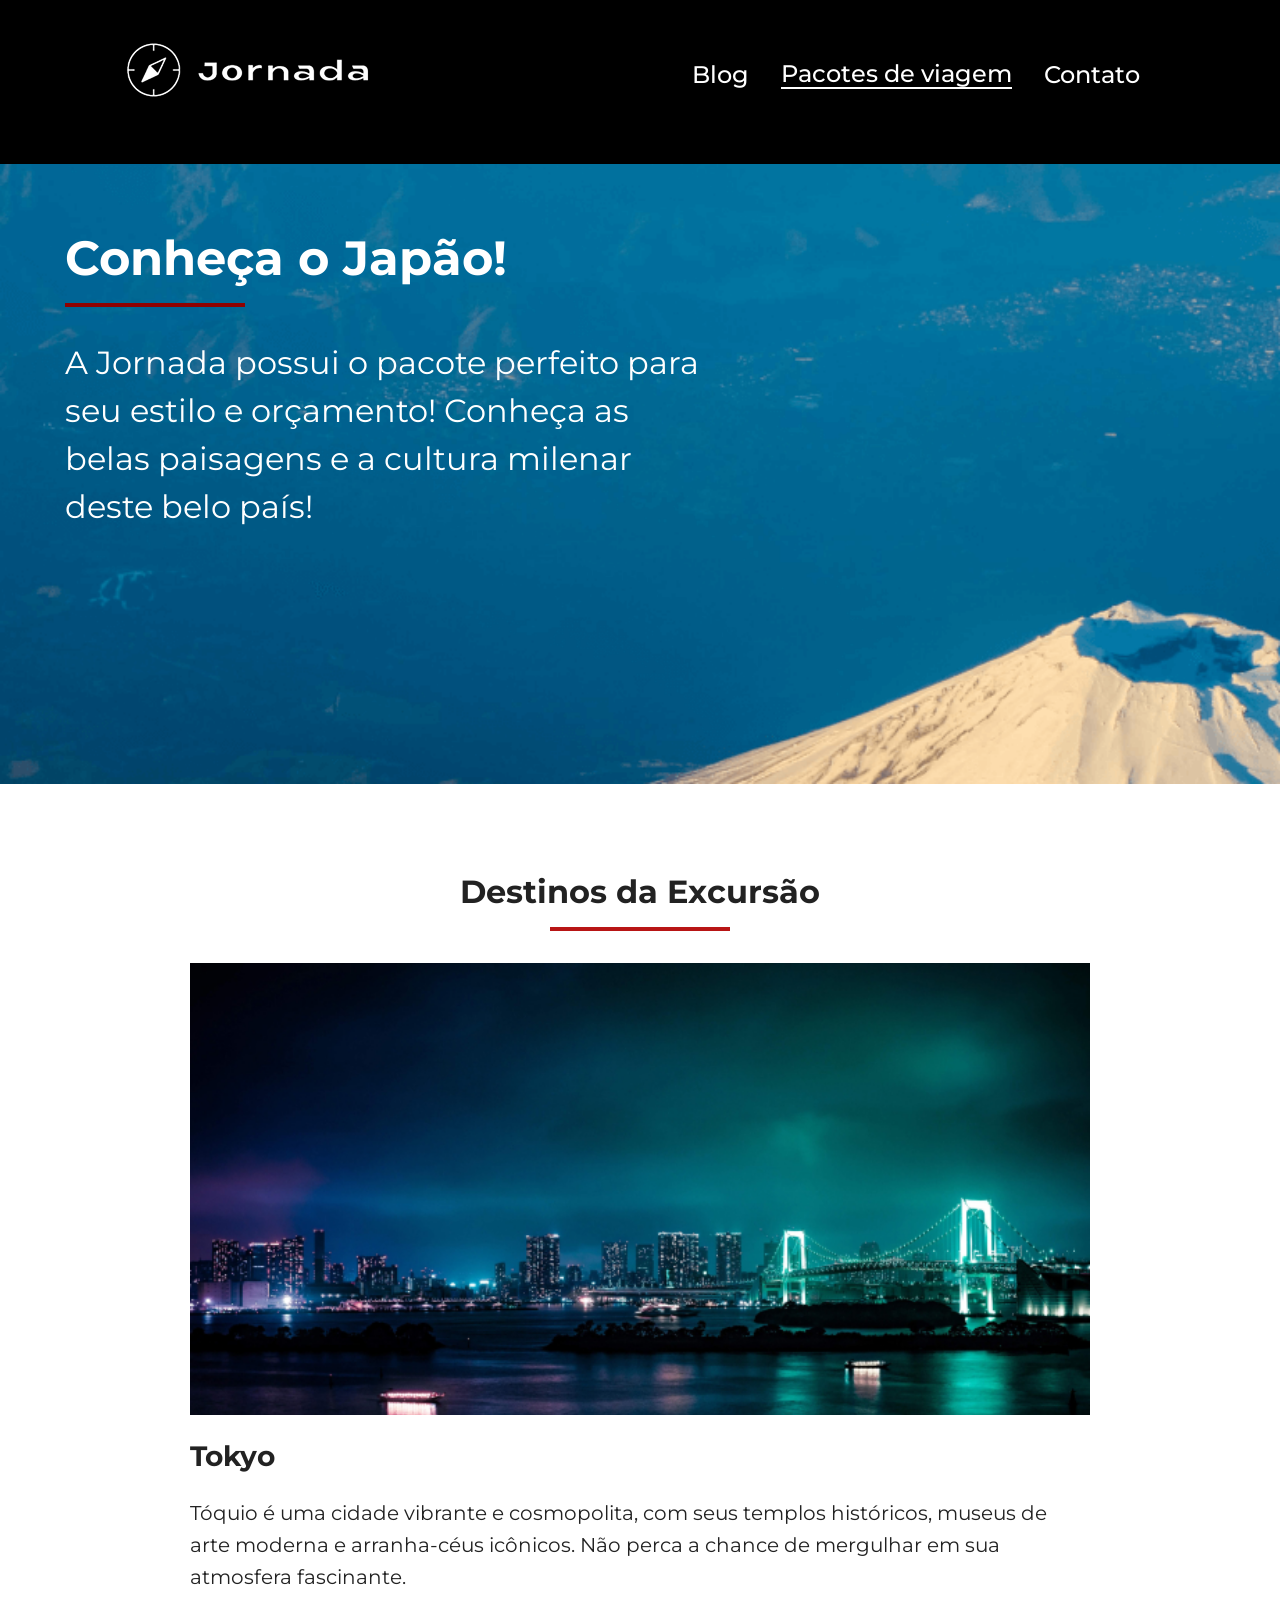
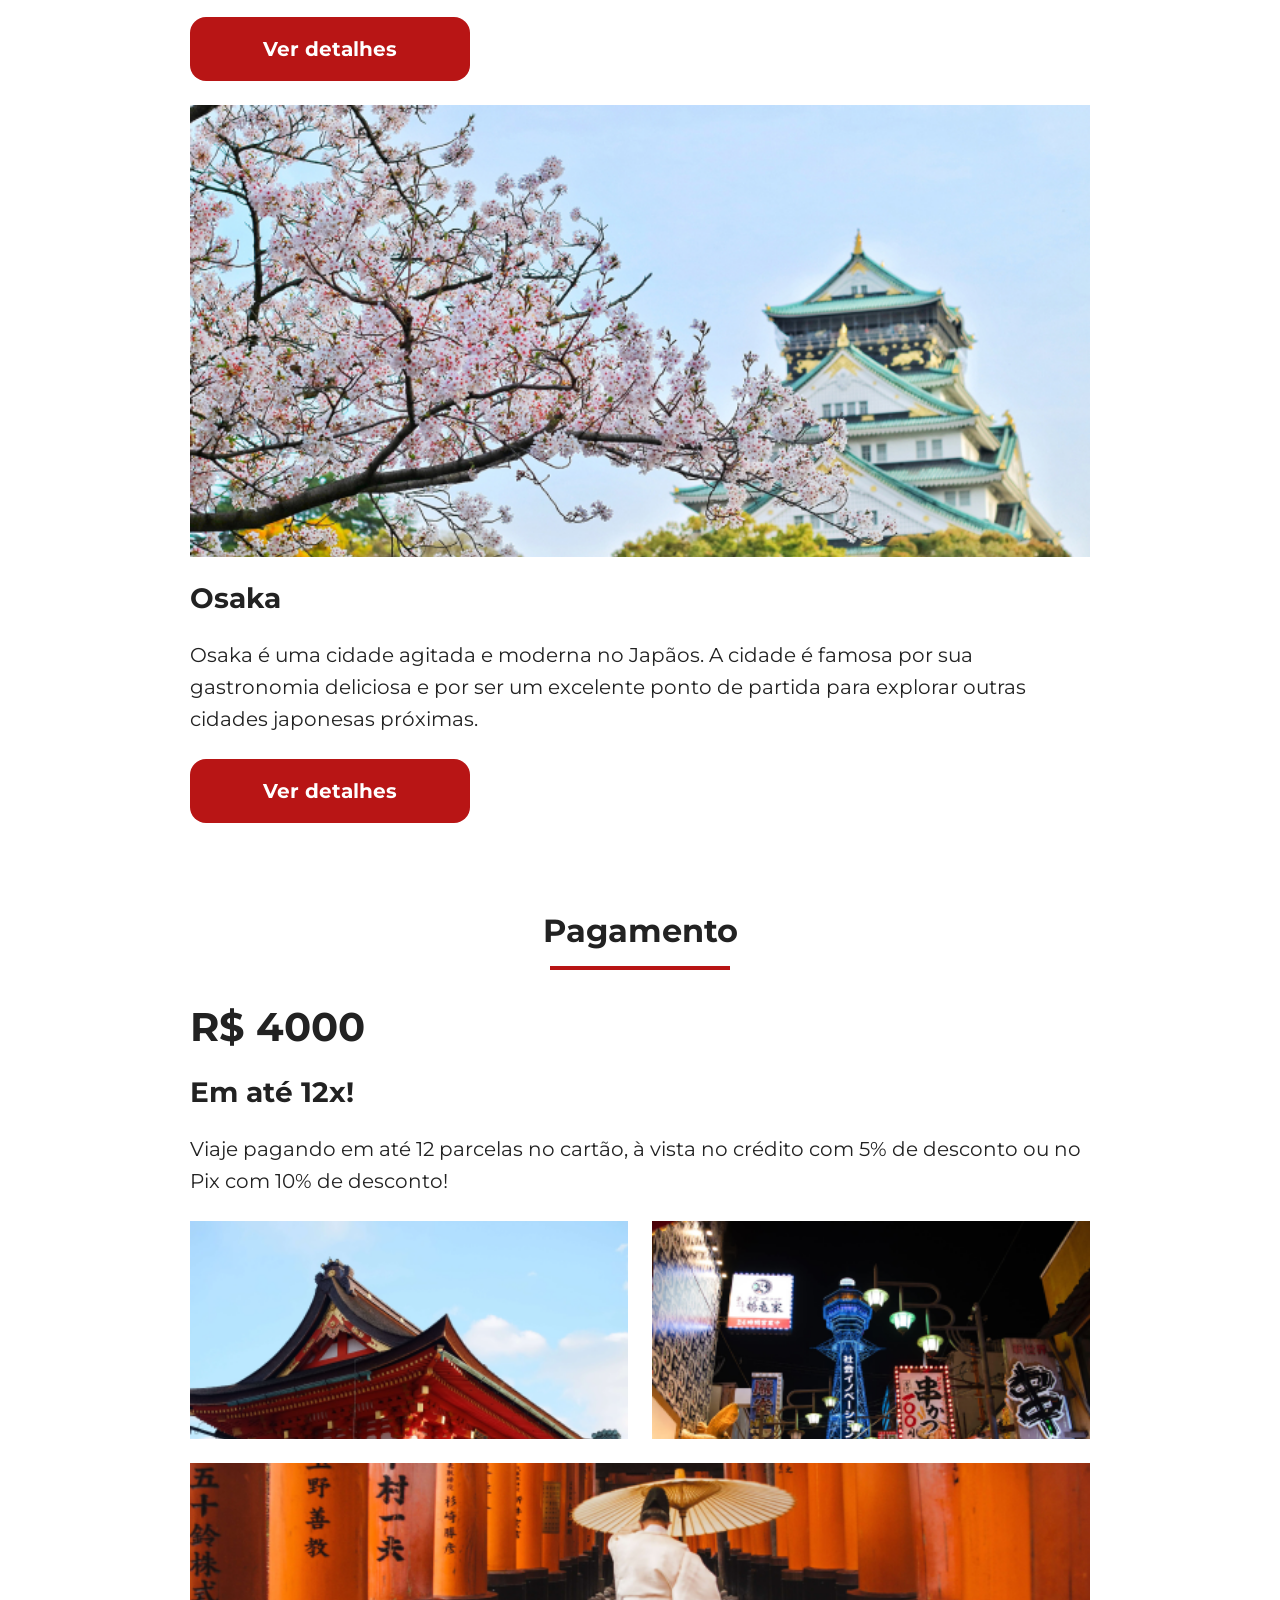
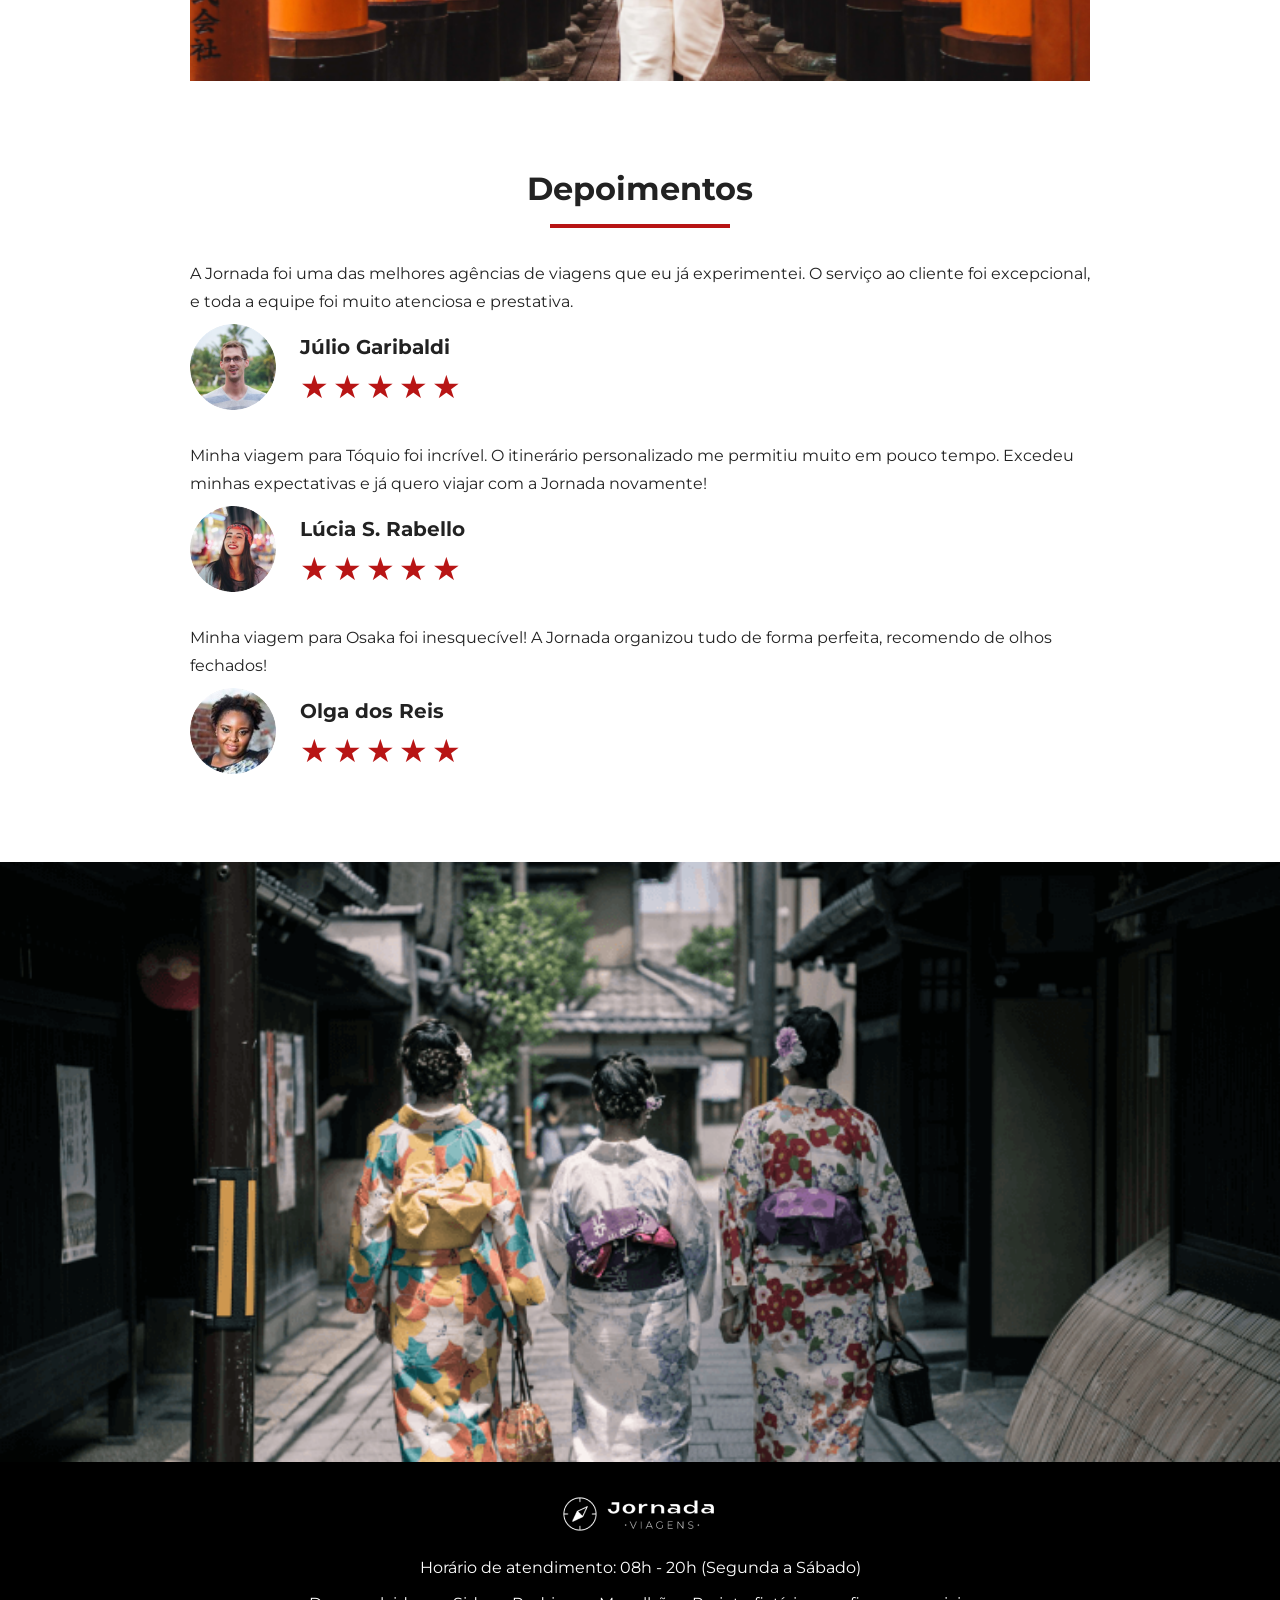
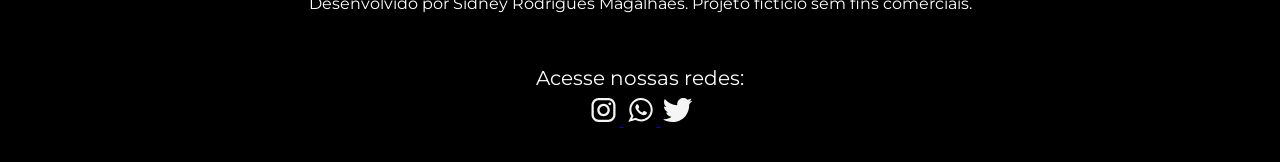
<file: pacote-de-viagem.html>
<!doctype html>
<html lang="en">
  <head>
    <meta charset="UTF-8" />
    <meta name="viewport" content="width=device-width, initial-scale=1.0" />
    <meta
      name="description"
      content="Agência de viagens especializada em criar experiências inesquecíveis. Oferecemos pacotes personalizados, atendimento excepcional e destinos incríveis para tornar sua jornada única."
    />

    <meta
      name="og:title"
      content="Jornada Viagens - Agência de Viagens Inesquecíveis"
    />
    <meta
      name="og:description"
      content="Agência de viagens especializada em criar experiências inesquecíveis. Oferecemos pacotes personalizados, atendimento excepcional e destinos incríveis para tornar sua jornada única."
    />
    <meta
      name="og:image"
      content="https://jornada-viagens.vercel.app/images/logo-footer.png"
    />
    <meta name="og:url" content="https://jornada-viagens.vercel.app/" />
    <meta name="og:type" content="website" />

    <link rel="icon" href="favico.png" type="image/svg+xml" />
    <link rel="stylesheet" href="css/style.css" />

    <title>Jornnada Viagens - Pacotes de Viagem</title>
  </head>

  <body>
    <header class="main-header">
      <a class="logo" href="index.html" title="Voltar para a página inicial">
        <img
          class="img-mobile"
          src="images/bussola-jornada-branco.png"
          alt="Bússola  do logo Jornada Viagens na cor branca"
        />
        <img
          class="img-desktop"
          src="images/bussola-texto-jornada-branco.png"
          alt="Logo Jornada Viagens na cor branca"
        />
      </a>

      <div class="navigation-menu">
        <label for="menu">
          <img src="images/menu.png" alt="menu" />
        </label>
        <input type="checkbox" id="menu" hidden />
        <nav>
          <ul class="list-links">
            <li>
              <a href="blog.html" target="_blank" title="Ir para o blog"
                >Blog</a
              >
            </li>
            <li>
              <a
                class="active"
                target=""
                title="Você já está na página depacotes de viagem"
                >Pacotes de viagem</a
              >
            </li>
            <li>
              <a
                href="contato.html"
                target="_blank"
                title="Ir para a página de contato"
                >Contato</a
              >
            </li>
          </ul>
        </nav>
      </div>
    </header>

    <main>
      <section class="hero hero-package-travel">
        <div class="hero-img"></div>
        <div class="hero-text">
          <h1>Conheça o Japão!</h1>
          <hr />
          <p>
            A Jornada possui o pacote perfeito para seu estilo e orçamento!
            Conheça as belas paisagens e a cultura milenar deste belo país!
          </p>
        </div>
      </section>

      <section class="destinations destinations-package-travel">
        <div class="section-title">
          <h2>Destinos da Excursão</h2>
          <hr />
        </div>

        <div class="destinations-items">
          <article class="item">
            <header>
              <div class="img-item tokio"></div>
              <h3 class="content-title">Tokyo</h3>
            </header>
            <p class="content-text">
              Tóquio é uma cidade vibrante e cosmopolita, com seus templos
              históricos, museus de arte moderna e arranha-céus icônicos. Não
              perca a chance de mergulhar em sua atmosfera fascinante.
            </p>
            <footer>
              <a
                href="#"
                target="_blank"
                class="button"
                title="Veja mais detalhes do destino Tokio"
                >Ver detalhes</a
              >
            </footer>
          </article>

          <article class="item">
            <header>
              <div class="img-item osaka"></div>
              <h3 class="content-title">Osaka</h3>
            </header>
            <p class="content-text">
              Osaka é uma cidade agitada e moderna no Japãos. A cidade é famosa
              por sua gastronomia deliciosa e por ser um excelente ponto de
              partida para explorar outras cidades japonesas próximas.
            </p>
            <footer>
              <a
                href="#"
                target="_blank"
                class="button"
                title="Veja mais detalhes do destino Osaka"
                >Ver detalhes</a
              >
            </footer>
          </article>
        </div>
      </section>

      <section class="payments payments-package-travel">
        <div class="section-title">
          <h2>Pagamento</h2>
          <hr />
        </div>
        <div class="payments-content">
          <div class="text-content">
            <h3>R$ 4000</h3>
            <h4 class="content-title">Em até 12x!</h4>
            <p class="content-text">
              Viaje pagando em até 12 parcelas no cartão, à vista no crédito com
              5% de desconto ou no Pix com 10% de desconto!
            </p>
            <a
              href="#"
              target="_blank"
              class="button"
              title="Veja mais detalhes do destino Osaka"
              >Ver detalhes</a
            >
          </div>
          <div class="image-content">
            <div class="image tokyo-1"></div>
            <div class="image tokyo-2"></div>
            <div class="image tokyo-3 colspan-2"></div>
          </div>
        </div>
      </section>

      <section class="testimonials testimonials-package-travel">
        <div class="section-title">
          <h2>Depoimentos</h2>
          <hr />
        </div>

        <div class="testimonial-container">
          <article class="card">
            <header>
              <p>
                A Jornada foi uma das melhores agências de viagens que eu já
                experimentei. O serviço ao cliente foi excepcional, e toda a
                equipe foi muito atenciosa e prestativa.
              </p>
            </header>
            <footer>
              <img
                src="images/travel-packages/avatar-julio.png"
                alt="imagem de perfil da cliente Júlio Garibaldi"
              />
              <div class="profile-content">
                <h3 class="content-title">Júlio Garibaldi</h3>
                <div class="rating">
                  <span class="star">★</span>
                  <span class="star">★</span>
                  <span class="star">★</span>
                  <span class="star">★</span>
                  <span class="star">★</span>
                </div>
              </div>
            </footer>
          </article>

          <article class="card">
            <header>
              <p>
                Minha viagem para Tóquio foi incrível. O itinerário
                personalizado me permitiu muito em pouco tempo. Excedeu minhas
                expectativas e já quero viajar com a Jornada novamente!
              </p>
            </header>
            <footer>
              <img
                src="images/travel-packages/avatar-lucia.png"
                alt="imagem de perfil da cliente Lúcia S. Rabello"
              />
              <div class="profile-content">
                <h3 class="content-title">Lúcia S. Rabello</h3>
                <div class="rating">
                  <span class="star">★</span>
                  <span class="star">★</span>
                  <span class="star">★</span>
                  <span class="star">★</span>
                  <span class="star">★</span>
                </div>
              </div>
            </footer>
          </article>

          <article class="card">
            <header>
              <p>
                Minha viagem para Osaka foi inesquecível! A Jornada organizou
                tudo de forma perfeita, recomendo de olhos fechados!
              </p>
            </header>
            <footer>
              <img
                src="images/travel-packages/avatar-olga.png"
                alt="imagem de perfil da cliente Olga dos Reis"
              />
              <div class="profile-content">
                <h3 class="content-title">Olga dos Reis</h3>
                <div class="rating">
                  <span class="star">★</span>
                  <span class="star">★</span>
                  <span class="star">★</span>
                  <span class="star">★</span>
                  <span class="star">★</span>
                </div>
              </div>
            </footer>
          </article>
        </div>
      </section>

      <section class="bottom-hero bottom-hero-package-travel">
        <div class="hero-img"></div>
      </section>
    </main>

    <footer class="main-footer">
      <div class="footer-content">
        <img src="images/logo-footer.png" alt="Logo completo Jornada Viagens" />
        <p>Horário de atendimento: 08h - 20h (Segunda a Sábado)</p>
        <p>
          Desenvolvido por Sidney Rodrigues Magalhães. Projeto fictício sem fins
          comerciais.
        </p>
      </div>
      <div class="footer-social">
        <p>Acesse nossas redes:</p>
        <a
          href="#"
          target="_blank"
          title="Acesse o Instagram da Jornada Viagens"
        >
          <img
            src="images/icone-instagram.svg"
            alt="icone do instagram representando o acesso ao instagram da Jornada Viagens"
          />
        </a>
        <a
          href="#"
          target="_blank"
          title="Acesse o WhatsApp da Jornada Viagens"
        >
          <img
            src="images/icone-whatsapp.svg"
            alt="icone do WhatsApp representando o acesso ao WhatsApp da Jornada Viagens"
          />
        </a>
        <a href="#" target="_blank" title="Acesse o Twitter da Jornada Viagens">
          <img
            src="images/icone-twitter.svg"
            alt="icone do Twitter representando o acesso ao Twitter da Jornada Viagens"
          />
        </a>
      </div>
    </footer>
  </body>
</html>
</file>
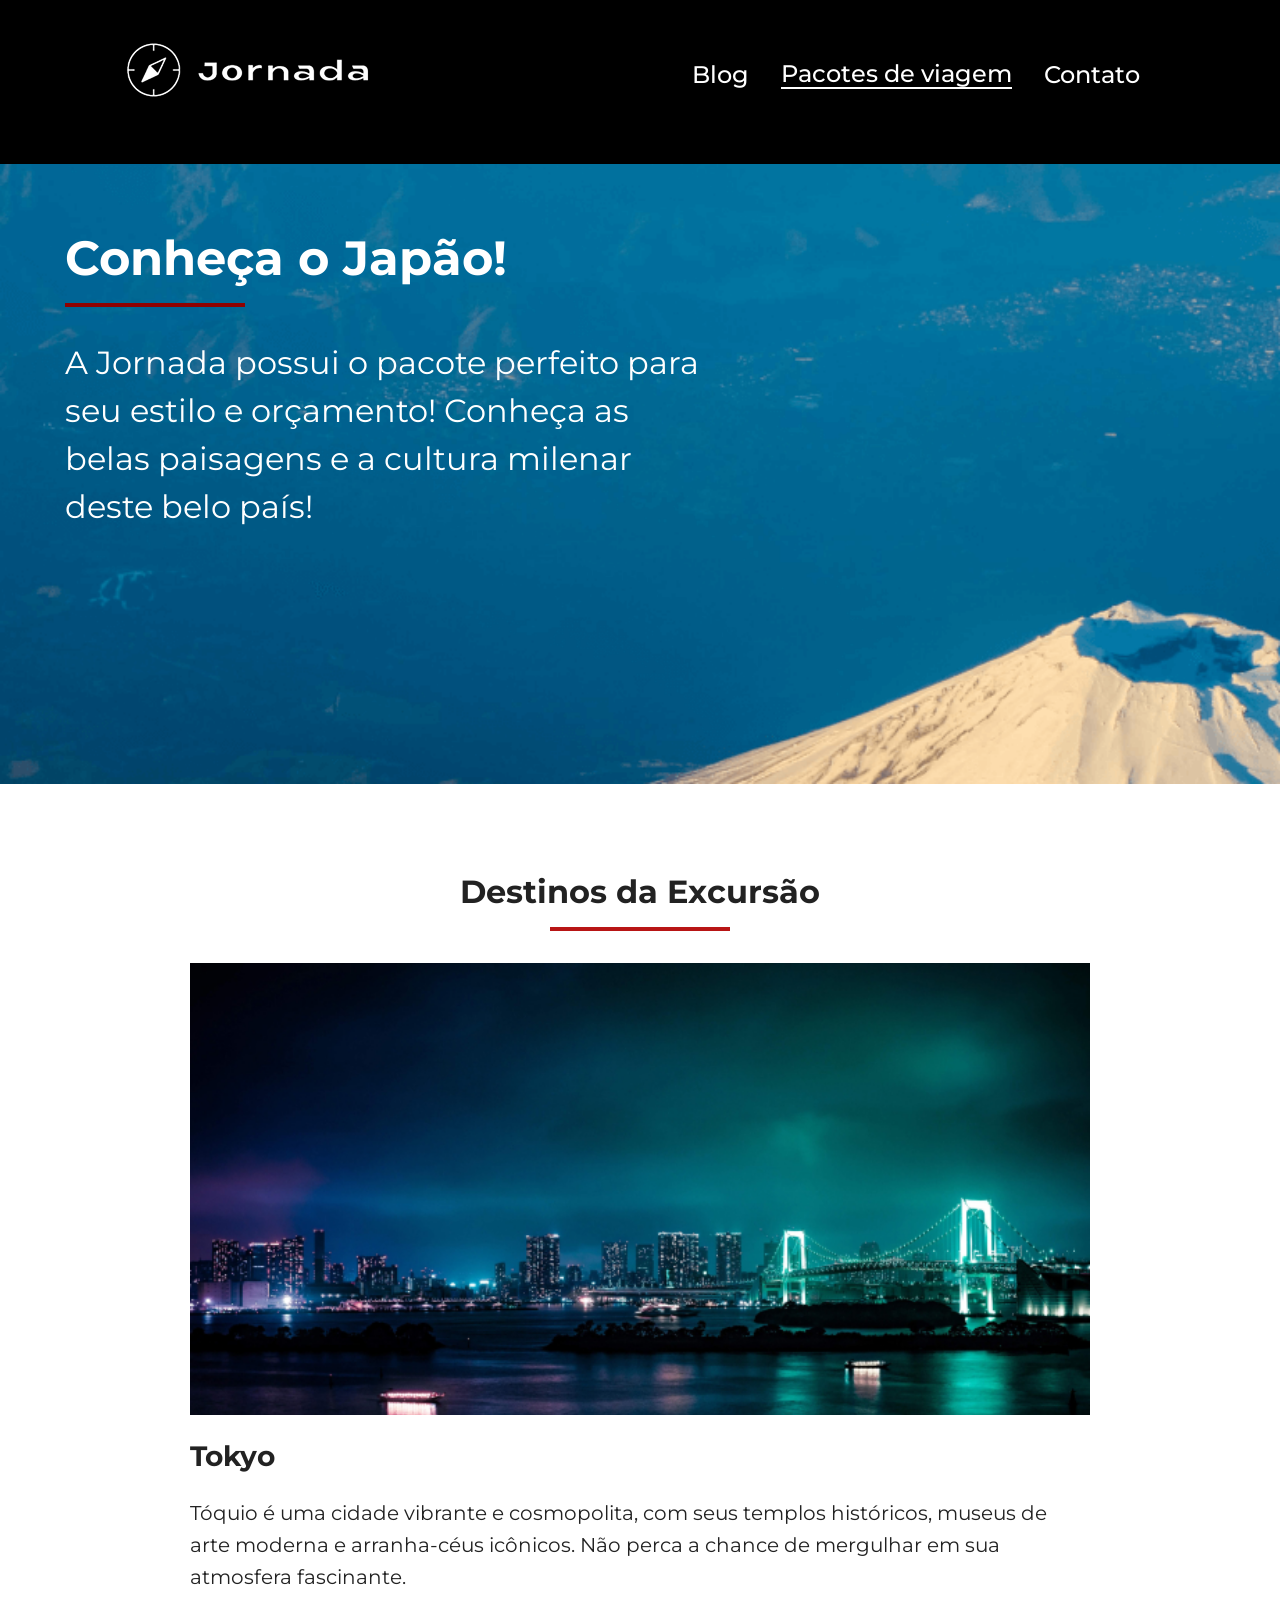
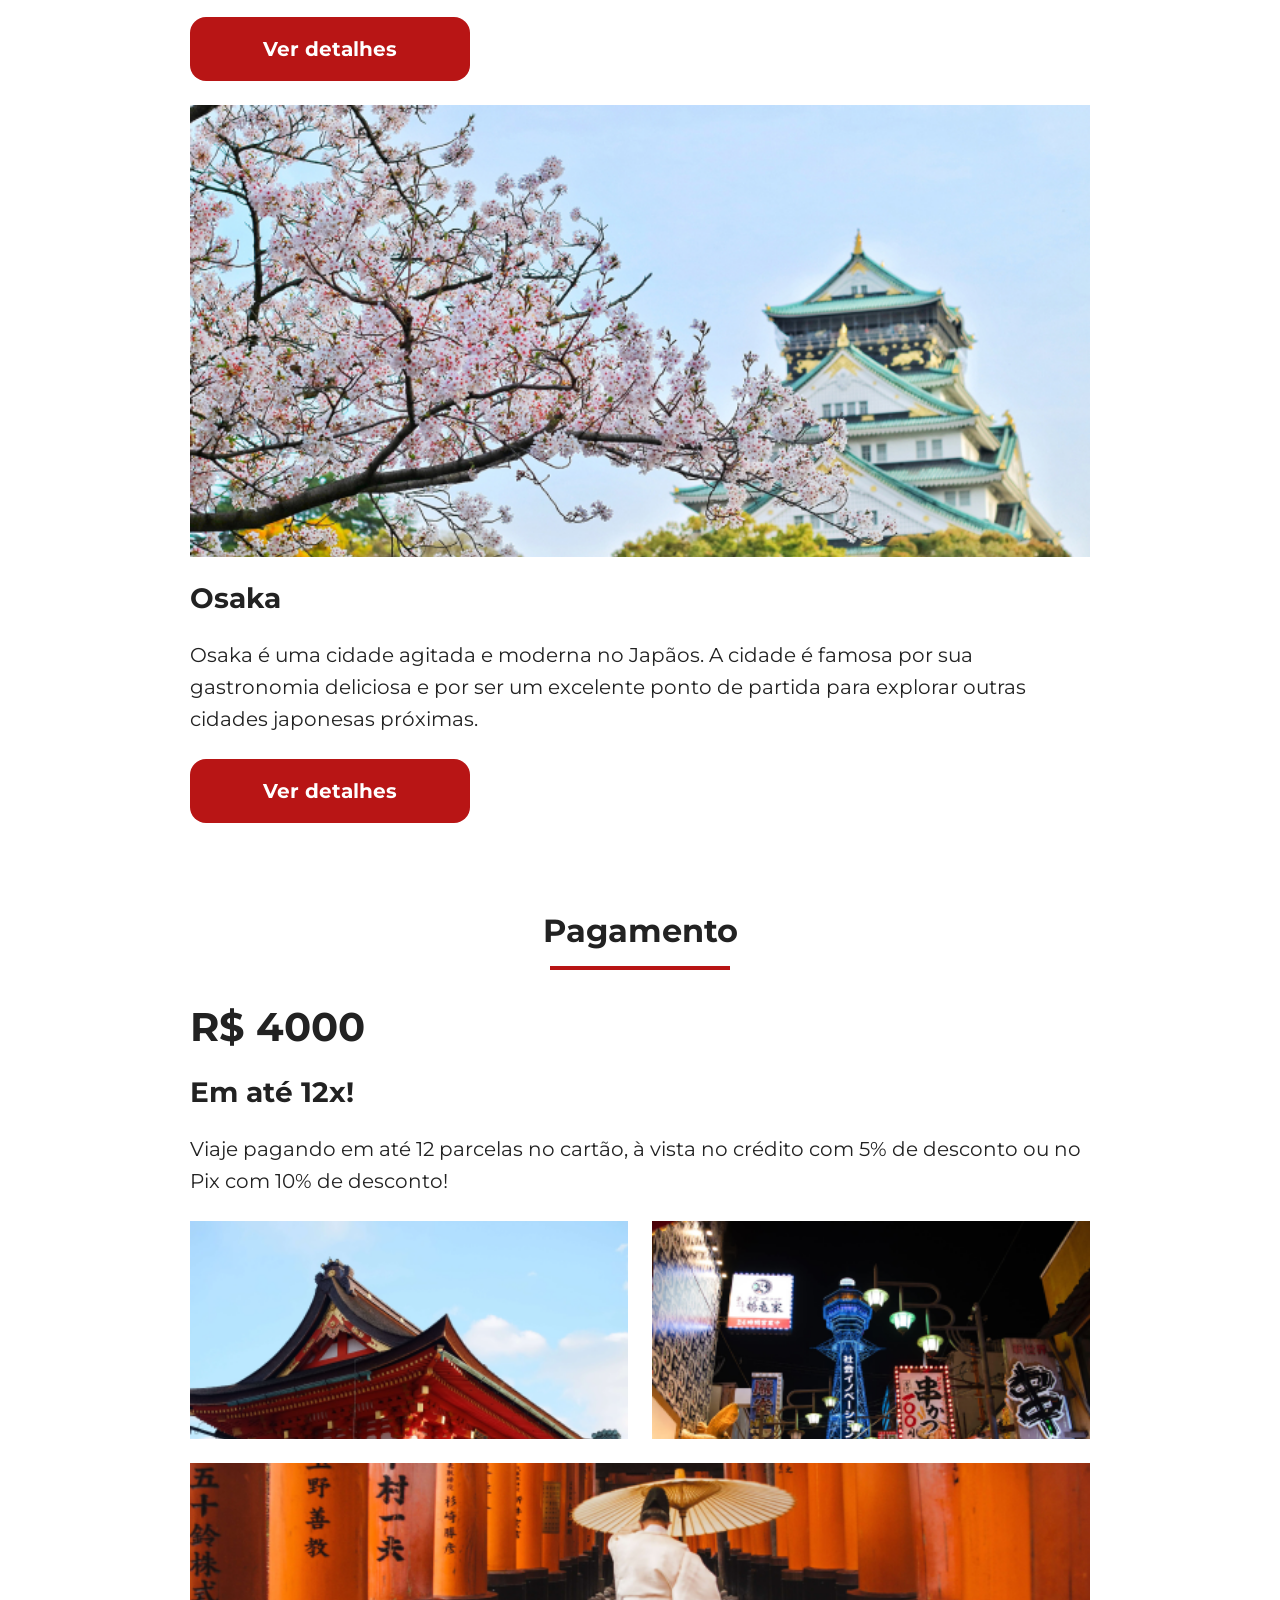
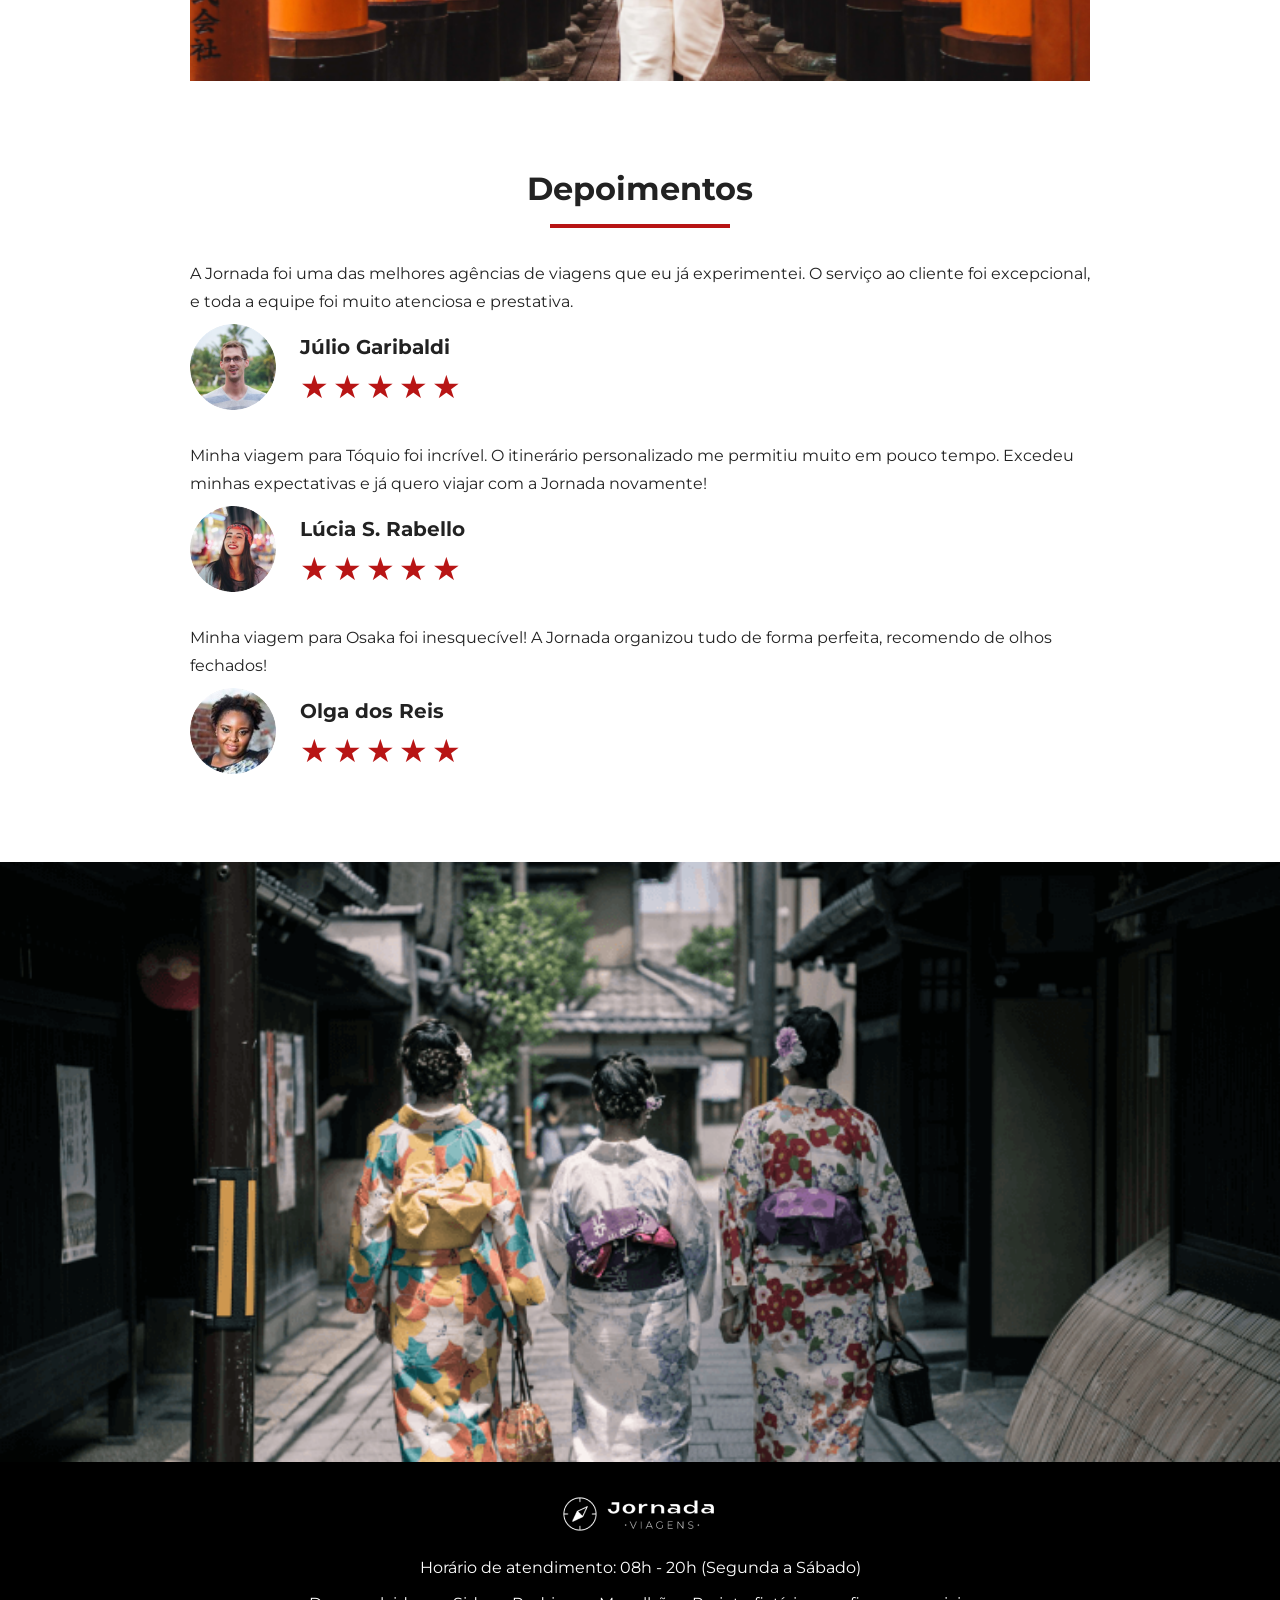
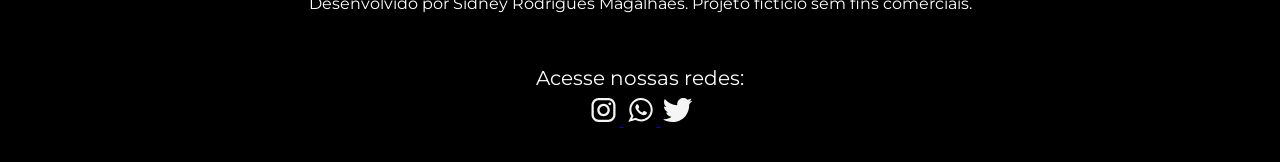
<file: pacotes-de-viagens.html>
<!doctype html>
<html lang="en">
  <head>
    <meta charset="UTF-8" />
    <meta name="viewport" content="width=device-width, initial-scale=1.0" />
    <meta
      name="description"
      content="Agência de viagens especializada em criar experiências inesquecíveis. Oferecemos pacotes personalizados, atendimento excepcional e destinos incríveis para tornar sua jornada única."
    />

    <meta
      name="og:title"
      content="Jornada Viagens - Agência de Viagens Inesquecíveis"
    />
    <meta
      name="og:description"
      content="Agência de viagens especializada em criar experiências inesquecíveis. Oferecemos pacotes personalizados, atendimento excepcional e destinos incríveis para tornar sua jornada única."
    />
    <meta
      name="og:image"
      content="https://jornada-viagens.vercel.app/images/logo-footer.png"
    />
    <meta name="og:url" content="https://jornada-viagens.vercel.app/" />
    <meta name="og:type" content="website" />

    <link rel="icon" href="favico.png" type="image/svg+xml" />
    <link rel="stylesheet" href="css/style.css" />

    <title>Jornnada Viagens - Pacotes de Viagem</title>
  </head>

  <body>
    <header class="main-header">
      <a class="logo" href="index.html" title="Voltar para a página inicial">
        <img
          class="img-mobile"
          src="images/bussola-jornada-branco.png"
          alt="Bússola  do logo Jornada Viagens na cor branca"
        />
        <img
          class="img-desktop"
          src="images/bussola-texto-jornada-branco.png"
          alt="Logo Jornada Viagens na cor branca"
        />
      </a>

      <div class="navigation-menu">
        <input type="checkbox" id="menu" hidden />
        <label for="menu">
          <img src="/images/menu.png" alt="menu" />
        </label>

        <nav>
          <ul class="list-links">
            <li>
              <a href="blog.html" title="Ir para o blog">Blog</a>
            </li>
            <li>
              <a
                class="active"
                href="pacotes-de-viagens.html"
                title="Você já está na página depacotes de viagem"
                >Pacotes de viagem</a
              >
            </li>
            <li>
              <a href="contato.html" title="Ir para a página de contato"
                >Contato</a
              >
            </li>
          </ul>
        </nav>
      </div>
    </header>

    <main>
      <section class="hero hero-package-travel">
        <div class="hero-img"></div>
        <div class="hero-text">
          <h1>Conheça o Japão!</h1>
          <hr />
          <p>
            A Jornada possui o pacote perfeito para seu estilo e orçamento!
            Conheça as belas paisagens e a cultura milenar deste belo país!
          </p>
        </div>
      </section>

      <section class="destinations destinations-package-travel">
        <div class="section-title">
          <h2>Destinos da Excursão</h2>
          <hr />
        </div>

        <div class="destinations-items">
          <article class="item">
            <header>
              <div class="img-item tokio"></div>
              <h3 class="content-title">Tokyo</h3>
            </header>
            <p class="content-text">
              Tóquio é uma cidade vibrante e cosmopolita, com seus templos
              históricos, museus de arte moderna e arranha-céus icônicos. Não
              perca a chance de mergulhar em sua atmosfera fascinante.
            </p>
            <footer>
              <a
                href="#"
                target="_blank"
                class="button"
                title="Veja mais detalhes do destino Tokio"
                >Ver detalhes</a
              >
            </footer>
          </article>

          <article class="item">
            <header>
              <div class="img-item osaka"></div>
              <h3 class="content-title">Osaka</h3>
            </header>
            <p class="content-text">
              Osaka é uma cidade agitada e moderna no Japãos. A cidade é famosa
              por sua gastronomia deliciosa e por ser um excelente ponto de
              partida para explorar outras cidades japonesas próximas.
            </p>
            <footer>
              <a
                href="#"
                target="_blank"
                class="button"
                title="Veja mais detalhes do destino Osaka"
                >Ver detalhes</a
              >
            </footer>
          </article>
        </div>
      </section>

      <section class="payments payments-package-travel">
        <div class="section-title">
          <h2>Pagamento</h2>
          <hr />
        </div>
        <div class="payments-content">
          <div class="text-content">
            <h3>R$ 4000</h3>
            <h4 class="content-title">Em até 12x!</h4>
            <p class="content-text">
              Viaje pagando em até 12 parcelas no cartão, à vista no crédito com
              5% de desconto ou no Pix com 10% de desconto!
            </p>
            <a
              href="#"
              target="_blank"
              class="button"
              title="Veja mais detalhes do destino Osaka"
              >Ver detalhes</a
            >
          </div>
          <div class="image-content">
            <div class="image tokyo-1"></div>
            <div class="image tokyo-2"></div>
            <div class="image tokyo-3 colspan-2"></div>
          </div>
        </div>
      </section>

      <section class="testimonials testimonials-package-travel">
        <div class="section-title">
          <h2>Depoimentos</h2>
          <hr />
        </div>

        <div class="testimonial-container">
          <article class="card">
            <header>
              <p>
                A Jornada foi uma das melhores agências de viagens que eu já
                experimentei. O serviço ao cliente foi excepcional, e toda a
                equipe foi muito atenciosa e prestativa.
              </p>
            </header>
            <footer>
              <img
                src="images/travel-packages/avatar-julio.png"
                alt="imagem de perfil da cliente Júlio Garibaldi"
              />
              <div class="profile-content">
                <h3 class="content-title">Júlio Garibaldi</h3>
                <div class="rating">
                  <span class="star">★</span>
                  <span class="star">★</span>
                  <span class="star">★</span>
                  <span class="star">★</span>
                  <span class="star">★</span>
                </div>
              </div>
            </footer>
          </article>

          <article class="card">
            <header>
              <p>
                Minha viagem para Tóquio foi incrível. O itinerário
                personalizado me permitiu muito em pouco tempo. Excedeu minhas
                expectativas e já quero viajar com a Jornada novamente!
              </p>
            </header>
            <footer>
              <img
                src="images/travel-packages/avatar-lucia.png"
                alt="imagem de perfil da cliente Lúcia S. Rabello"
              />
              <div class="profile-content">
                <h3 class="content-title">Lúcia S. Rabello</h3>
                <div class="rating">
                  <span class="star">★</span>
                  <span class="star">★</span>
                  <span class="star">★</span>
                  <span class="star">★</span>
                  <span class="star">★</span>
                </div>
              </div>
            </footer>
          </article>

          <article class="card">
            <header>
              <p>
                Minha viagem para Osaka foi inesquecível! A Jornada organizou
                tudo de forma perfeita, recomendo de olhos fechados!
              </p>
            </header>
            <footer>
              <img
                src="images/travel-packages/avatar-olga.png"
                alt="imagem de perfil da cliente Olga dos Reis"
              />
              <div class="profile-content">
                <h3 class="content-title">Olga dos Reis</h3>
                <div class="rating">
                  <span class="star">★</span>
                  <span class="star">★</span>
                  <span class="star">★</span>
                  <span class="star">★</span>
                  <span class="star">★</span>
                </div>
              </div>
            </footer>
          </article>
        </div>
      </section>

      <section class="bottom-hero bottom-hero-package-travel">
        <div class="hero-img"></div>
      </section>
    </main>

    <footer class="main-footer">
      <div class="footer-content">
        <img src="images/logo-footer.png" alt="Logo completo Jornada Viagens" />
        <p>Horário de atendimento: 08h - 20h (Segunda a Sábado)</p>
        <p>
          Desenvolvido por Sidney Rodrigues Magalhães. Projeto fictício sem fins
          comerciais.
        </p>
      </div>
      <div class="footer-social">
        <p>Acesse nossas redes:</p>
        <a
          href="#"
          target="_blank"
          title="Acesse o Instagram da Jornada Viagens"
        >
          <img
            src="images/icone-instagram.svg"
            alt="icone do instagram representando o acesso ao instagram da Jornada Viagens"
          />
        </a>
        <a
          href="#"
          target="_blank"
          title="Acesse o WhatsApp da Jornada Viagens"
        >
          <img
            src="images/icone-whatsapp.svg"
            alt="icone do WhatsApp representando o acesso ao WhatsApp da Jornada Viagens"
          />
        </a>
        <a href="#" target="_blank" title="Acesse o Twitter da Jornada Viagens">
          <img
            src="images/icone-twitter.svg"
            alt="icone do Twitter representando o acesso ao Twitter da Jornada Viagens"
          />
        </a>
      </div>
    </footer>
  </body>
</html>
</file>
<file: css/style.css>
@import url(global.css);
@import url(header.css);
@import url(hero.css);
@import url(offers.css);
@import url(category.css);
@import url(destinations.css);
@import url(payments.css);
@import url(testimonials.css);
@import url(footer.css);
@import url(contact.css);
</file>
